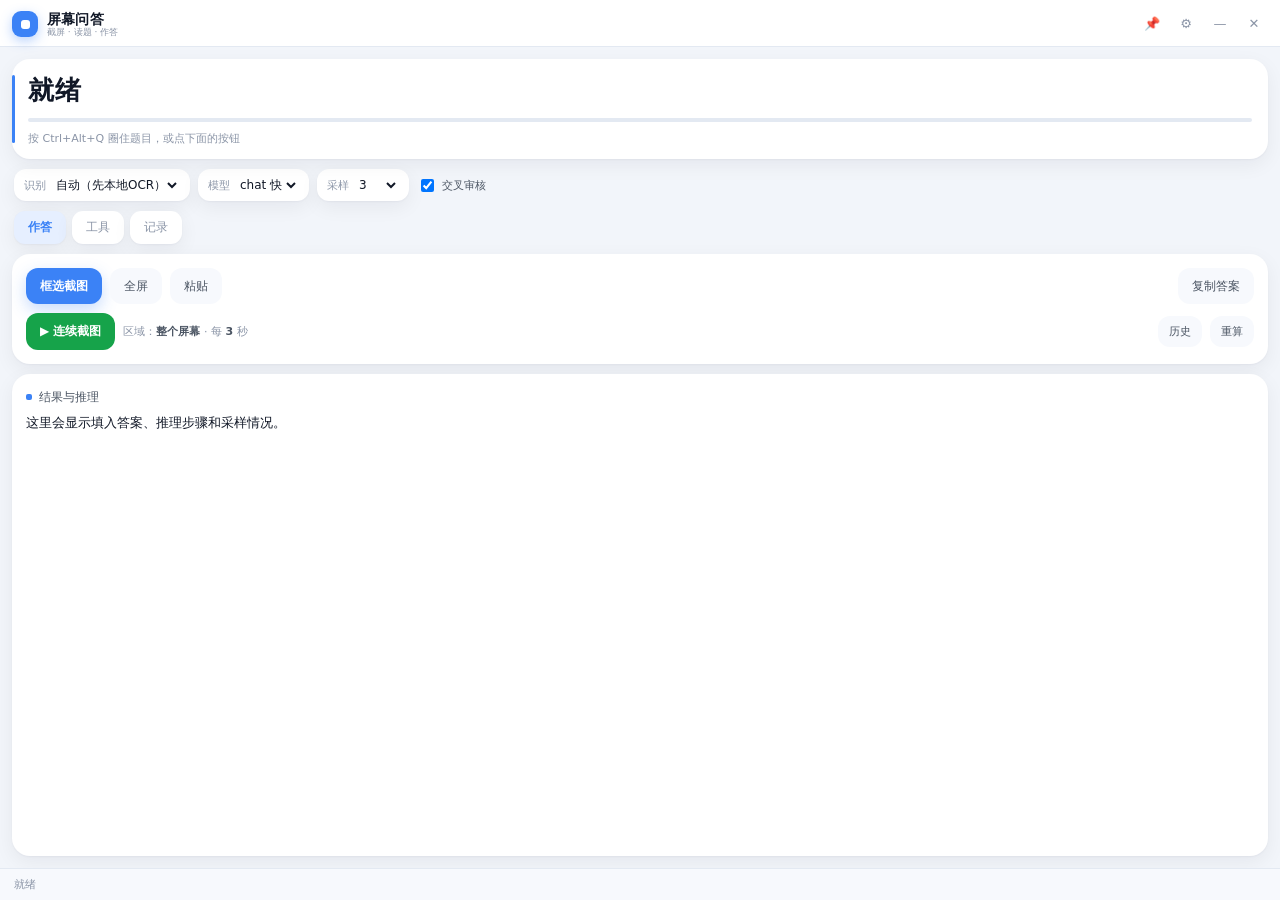
<file: ui/index.html>
<!doctype html>
<html lang="zh-CN">
<head>
<meta charset="utf-8">
<meta name="viewport" content="width=device-width, initial-scale=1">
<title>屏幕问答</title>
<link rel="stylesheet" href="app.css">
</head>
<body class="theme-light">
<div class="app">

  <header class="topbar" id="topbar">
    <div class="brand">
      <span class="mark"><i></i></span>
      <div class="brand-text">
        <b>屏幕问答</b>
        <small>截屏 · 读题 · 作答</small>
      </div>
    </div>
    <div class="top-actions">
      <button class="icon-btn" id="btnPin" title="窗口置顶">📌</button>
      <button class="icon-btn" id="btnSettings" title="设置">⚙</button>
      <button class="icon-btn" id="btnMin" title="最小化">—</button>
      <button class="icon-btn" id="btnClose" title="关闭">✕</button>
    </div>
  </header>

  <main class="scroll">
    <section class="card answer-card" id="answerCard">
      <div class="answer-row">
        <div class="answer" id="answer">就绪</div>
        <div class="chip" id="confChip" hidden>🟢 高置信度</div>
      </div>
      <div class="bar"><span id="agreeBar"></span></div>
      <div class="meta" id="meta">按 Ctrl+Alt+Q 圈住题目，或点下面的按钮</div>
    </section>

    <section class="opts">
      <label class="field"><span>识别</span>
        <select id="reader">
          <option value="winocr,modlens">自动（先本地OCR）</option>
          <option value="modlens,winocr">自动（先视觉模型）</option>
          <option value="modlens">仅视觉模型</option>
          <option value="winocr">仅本地 OCR</option>
        </select>
      </label>
      <label class="field"><span>模型</span>
        <select id="model">
          <option value="deepseek-chat">chat 快</option>
          <option value="deepseek-reasoner">R1 强</option>
        </select>
      </label>
      <label class="field narrow"><span>采样</span>
        <select id="samples">
          <option>1</option><option selected>3</option><option>5</option>
        </select>
      </label>
      <label class="check"><input type="checkbox" id="verify" checked> 交叉审核</label>
    </section>

    <nav class="tabs">
      <button class="tab active" data-page="solve">作答</button>
      <button class="tab" data-page="tools">工具</button>
      <button class="tab" data-page="records">记录</button>
    </nav>

    <section class="card actions" data-page-body="solve">
      <div class="row">
        <button class="btn primary" id="btnRegion">框选截图</button>
        <button class="btn" id="btnFull">全屏</button>
        <button class="btn" id="btnPaste">粘贴</button>
        <button class="btn right" id="btnCopy">复制答案</button>
      </div>
      <div class="row">
        <button class="btn green" id="btnCont">▶ 连续截图</button>
        <span class="hint">区域：<b id="regionLabel">整个屏幕</b> · 每 <b id="intervalLabel">3</b> 秒</span>
        <button class="btn small right" id="btnHistory">历史</button>
        <button class="btn small" id="btnRedo">重算</button>
      </div>
    </section>

    <section class="card actions" data-page-body="tools" hidden>
      <div class="row">
        <button class="btn" id="btnTyped">键入题目</button>
        <button class="btn" id="btnOpen">打开图片</button>
        <button class="btn" id="btnRecent">最近图</button>
        <button class="btn" id="btnLog">运行日志</button>
      </div>
      <div class="row">
        <button class="btn" id="btnPlot">画图</button>
        <button class="btn" id="btnLatex">复制 LaTeX</button>
        <button class="btn" id="btnAlt">换解法</button>
        <button class="btn" id="btnBad">标记错题</button>
      </div>
      <div class="row">
        <button class="btn" id="btnJudge">判卷</button>
        <button class="btn" id="btnPractice">练一练</button>
        <button class="btn" id="btnCard">导出卡片</button>
        <button class="btn" id="btnWarm">考前热身</button>
      </div>
    </section>

    <section class="card actions" data-page-body="records" hidden>
      <div class="row">
        <button class="btn" id="btnLedger">账本</button>
        <button class="btn" id="btnBalance">余额</button>
        <button class="btn" id="btnSelfcheck">自检</button>
        <button class="btn" id="btnExport">导出 CSV</button>
      </div>
      <p class="tiny">记录只存本机：records.jsonl / errors.json / history</p>
    </section>

    <section class="card question" id="qCard" hidden>
      <div class="q-head">
        <span class="dot"></span><span>题面（可改）</span>
        <button class="btn tiny right" id="btnRecalc">用这段重算</button>
      </div>
      <textarea id="qText" rows="4" placeholder="把题目文字粘进来，然后点右上「用这段重算」"></textarea>
      <div class="trans" id="trans" hidden></div>
    </section>

    <section class="card detail">
      <div class="detail-head">
        <span class="dot blue"></span><span>结果与推理</span>
        <span class="badges" id="badges"></span>
      </div>
      <pre class="detail-body" id="detail">这里会显示填入答案、推理步骤和采样情况。</pre>
    </section>
  </main>

  <footer class="statusbar">
    <span id="status">就绪</span>
    <span id="meta2"></span>
  </footer>

  <!-- 设置抽屉 -->
  <div class="drawer-mask" id="mask" hidden></div>
  <aside class="drawer" id="drawer" hidden>
    <div class="drawer-head">
      <b>设置</b>
      <button class="icon-btn" id="btnCloseDrawer">✕</button>
    </div>
    <div class="drawer-body">
      <label class="fld">DeepSeek API Key
        <input type="password" id="cfgKey" placeholder="sk-...">
      </label>
      <label class="fld">接口地址
        <input type="text" id="cfgBase">
      </label>
      <div class="grid2">
        <label class="fld">主题
          <select id="cfgTheme"><option value="light">浅色</option><option value="dark">深色</option></select>
        </label>
        <label class="fld">强调色
          <select id="cfgAccent">
            <option value="blue">青蓝</option><option value="sakura">樱花</option>
            <option value="mint">薄荷</option><option value="amber">浅金</option>
          </select>
        </label>
      </div>
      <div class="grid2">
        <label class="fld">字号 %
          <input type="number" id="cfgFont" min="80" max="160" step="5">
        </label>
        <label class="fld">不透明度 %
          <input type="number" id="cfgOpacity" min="60" max="100" step="5">
        </label>
      </div>
      <label class="chk"><input type="checkbox" id="cfgAutoPaste"> 答完自动粘贴到原窗口</label>
      <label class="chk"><input type="checkbox" id="cfgEnter"> 再自动按回车提交</label>
      <label class="chk"><input type="checkbox" id="cfgDual"> 双模型互检（更准，慢）</label>
      <label class="chk"><input type="checkbox" id="cfgAdaptive"> 自适应采样（验算通过就少问）</label>
      <label class="chk"><input type="checkbox" id="cfgSound"> 新题/答案提示音</label>
      <label class="chk"><input type="checkbox" id="cfgTop"> 窗口置顶</label>
      <div class="drawer-actions">
        <button class="btn" id="btnCancelCfg">取消</button>
        <button class="btn primary" id="btnSaveCfg">保存</button>
      </div>
      <p class="tiny" id="drawerHint">Key 只存本机（DPAPI 加密）。</p>
    </div>
  </aside>

  <!-- 通用弹层：判卷 / 练一练 / 账本 / 历史 / 图像 -->
  <div class="modal-mask" id="modalMask" hidden></div>
  <div class="modal" id="modal" hidden>
    <div class="modal-head">
      <b id="modalTitle">标题</b>
      <button class="icon-btn" id="modalX">✕</button>
    </div>
    <div class="modal-body" id="modalBody"></div>
    <div class="modal-foot">
      <input type="text" id="modalInput" placeholder="在这里输入…" hidden>
      <button class="btn" id="modalCancel">关闭</button>
      <button class="btn primary" id="modalOk" hidden>确定</button>
    </div>
  </div>

  <!-- 页内框选：窗口先铺满屏幕，这里显示整屏截图供拖框 -->
  <div id="selWrap" hidden>
    <img id="selImg" alt="">
    <div id="selBox" hidden></div>
    <div id="selTip">拖一个框圈住题目 · Esc 取消</div>
  </div>

  <div class="toast" id="toast" hidden></div>
</div>
<script src="app.js"></script>
</body>
</html>
</file>
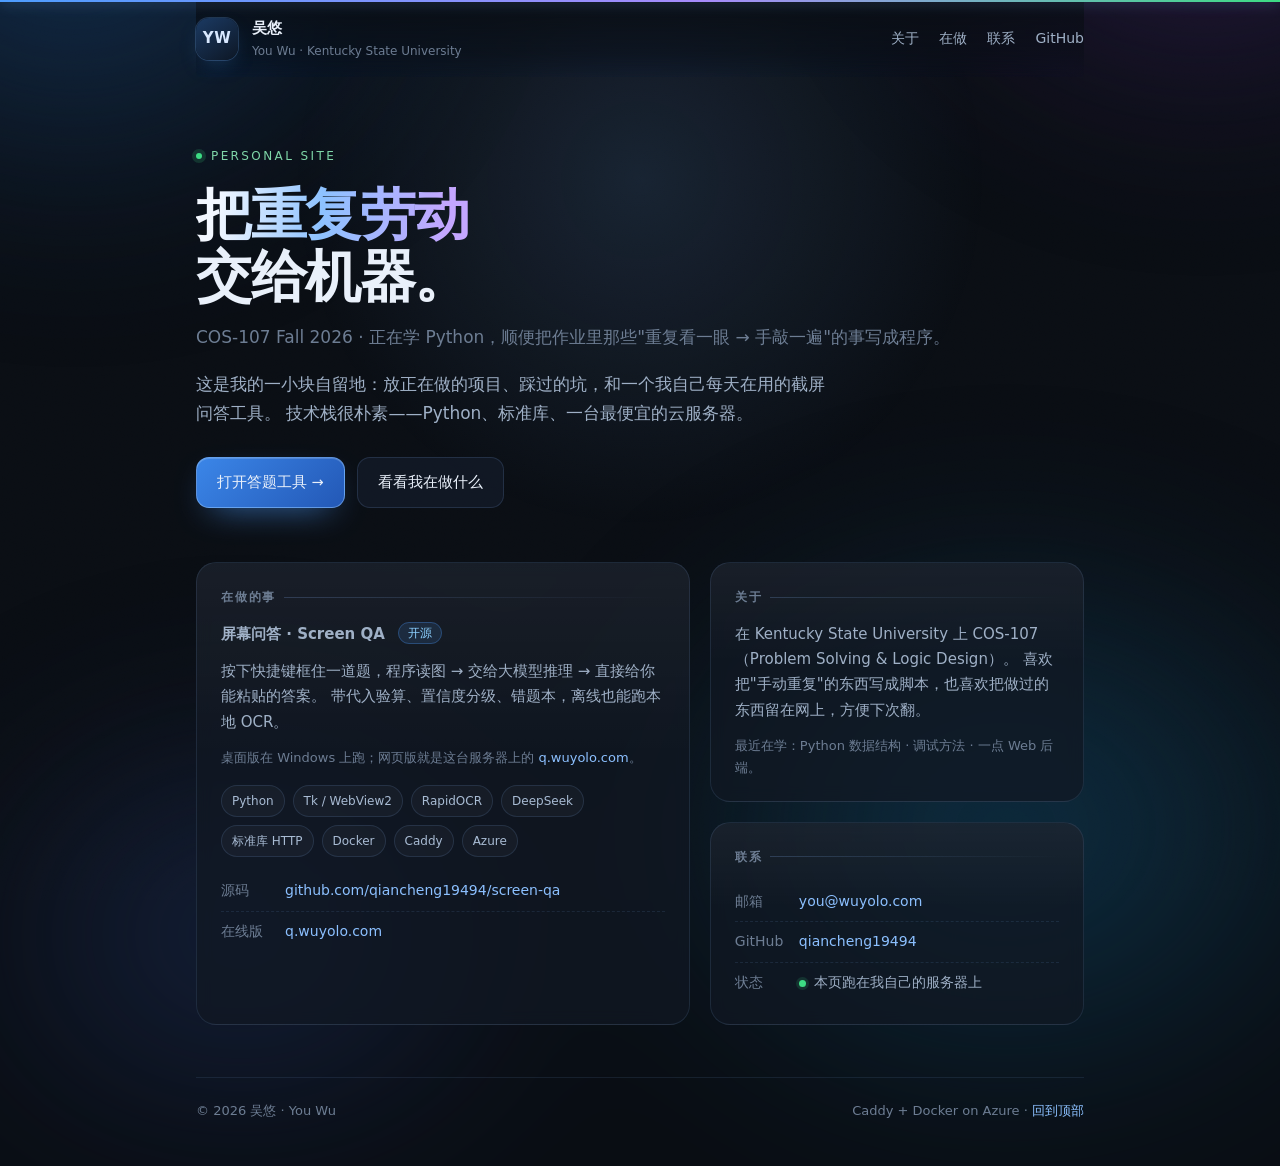
<file: server/home/index.html>
<!doctype html>
<html lang="zh-CN">
<head>
<meta charset="utf-8">
<meta name="viewport" content="width=device-width, initial-scale=1">
<title>吴悠 · You Wu</title>
<meta name="description" content="吴悠的个人主页：COS-107 学习记录，和几个把重复劳动交给机器的小工具。">
<meta name="theme-color" content="#0b0f15">
<style>
  :root{
    --bg:#0a0e14; --card:rgba(17,24,35,.72); --line:rgba(120,160,220,.14);
    --text:#e9f0fa; --dim:#9fb0c6; --muted:#6d7d93;
    --accent:#4d9dff; --violet:#a78bfa; --green:#3ddc84;
    --mx:50vw; --my:20vh;
  }
  *{box-sizing:border-box}
  html{scroll-behavior:smooth}
  html,body{margin:0;padding:0}
  body{
    background:var(--bg); color:var(--text); overflow-x:hidden;
    font:16px/1.68 "Microsoft YaHei UI","Segoe UI",system-ui,-apple-system,sans-serif;
    -webkit-font-smoothing:antialiased; overflow-wrap:anywhere;
  }
  a{color:#8cc0ff; text-decoration:none}
  a:hover{text-decoration:underline}

  /* ---------- 背景三层：网格光斑 / 光晕 / 噪点 ---------- */
  .mesh{
    position:fixed; inset:-25% -15%; z-index:0; pointer-events:none;
    filter:blur(90px); opacity:.74;
    background:
      radial-gradient(36% 40% at 16% 10%, #17406f 0%, transparent 62%),
      radial-gradient(32% 34% at 84% 6%,  #3a1f5c 0%, transparent 64%),
      radial-gradient(40% 38% at 72% 78%, #0f405c 0%, transparent 62%),
      radial-gradient(30% 30% at 26% 86%, #1b2b52 0%, transparent 62%);
    animation: drift 26s ease-in-out infinite alternate;
  }
  @keyframes drift{
    from{transform:translate3d(-2%,-1%,0) scale(1)}
    to  {transform:translate3d(2%,2.5%,0) scale(1.08)}
  }
  .spot{
    position:fixed; inset:0; z-index:1; pointer-events:none;
    background:radial-gradient(560px circle at var(--mx) var(--my),
               rgba(120,180,255,.13), rgba(120,180,255,0) 62%);
    transition:background .18s ease-out;
  }
  .grain{
    position:fixed; inset:0; z-index:2; pointer-events:none;
    opacity:.04; mix-blend-mode:overlay;
    background-image:url("data:image/svg+xml,%3Csvg xmlns='http://www.w3.org/2000/svg' width='180' height='180'%3E%3Cfilter id='n'%3E%3CfeTurbulence type='fractalNoise' baseFrequency='.9' numOctaves='3' stitchTiles='stitch'/%3E%3C/filter%3E%3Crect width='100%25' height='100%25' filter='url(%23n)'/%3E%3C/svg%3E");
  }

  .wrap{position:relative; z-index:3; max-width:940px; margin:0 auto; padding:0 26px}

  /* ---------- 顶栏（毛玻璃） ---------- */
  header{
    position:sticky; top:0; z-index:6; margin:0; padding:16px 0;
    display:flex; align-items:center; gap:14px;
    background:linear-gradient(180deg,rgba(10,14,20,.86),rgba(10,14,20,.45) 70%,transparent);
    backdrop-filter:blur(14px) saturate(140%);
    -webkit-backdrop-filter:blur(14px) saturate(140%);
  }
  .mono{
    width:42px; height:42px; border-radius:13px; flex:0 0 auto; display:grid; place-items:center;
    font-weight:700; font-size:15px; color:#d8e8ff; letter-spacing:.5px;
    background:linear-gradient(145deg,#1b3a63,#0d1725);
    box-shadow:0 0 0 1px rgba(122,180,255,.22), 0 8px 24px -12px rgba(77,157,255,.65);
  }
  .brand strong{display:block; font-size:15px}
  .brand span{display:block; font-size:12px; color:var(--muted)}
  nav{margin-left:auto; display:flex; gap:20px; font-size:14px}
  nav a{color:var(--dim); position:relative}
  nav a::after{
    content:""; position:absolute; left:0; right:0; bottom:-5px; height:1px;
    background:linear-gradient(90deg,var(--accent),var(--violet));
    transform:scaleX(0); transform-origin:left; transition:transform .25s ease;
  }
  nav a:hover{color:var(--text); text-decoration:none}
  nav a:hover::after{transform:scaleX(1)}

  /* ---------- Hero ---------- */
  .hero{padding:64px 0 40px}
  .eyebrow{
    display:inline-flex; align-items:center; gap:9px; margin:0 0 18px;
    font-size:12px; letter-spacing:2.4px; text-transform:uppercase; color:#7fd6a8;
  }
  .eyebrow i{
    width:6px; height:6px; border-radius:50%; background:var(--green);
    box-shadow:0 0 0 4px rgba(61,220,132,.16); animation:pulse 2.4s ease-in-out infinite;
  }
  @keyframes pulse{0%,100%{box-shadow:0 0 0 4px rgba(61,220,132,.16)}50%{box-shadow:0 0 0 9px rgba(61,220,132,0)}}
  h1{font-size:56px; line-height:1.1; margin:0 0 18px; letter-spacing:-1.5px; font-weight:800}
  h1 .grad{
    background:linear-gradient(94deg,#f2f7ff 8%,#8dc2ff 46%,#c4a6ff 92%);
    -webkit-background-clip:text; background-clip:text; color:transparent;
  }
  h1 small{display:block; margin-top:16px; font-size:17px; font-weight:400;
           letter-spacing:0; line-height:1.7; color:var(--muted)}
  .lead{font-size:17px; color:var(--dim); max-width:640px; margin:0 0 30px}
  .cta{display:flex; flex-wrap:wrap; gap:12px}

  .btn{
    position:relative; display:inline-flex; align-items:center; gap:8px; overflow:hidden;
    padding:12px 20px; border-radius:13px; font-size:14.5px; color:var(--text);
    background:rgba(19,27,40,.8); border:1px solid rgba(120,160,220,.18);
    transition:transform .18s ease, border-color .18s ease, box-shadow .18s ease;
  }
  .btn::after{
    content:""; position:absolute; top:0; bottom:0; left:-60%; width:45%;
    background:linear-gradient(100deg,transparent,rgba(255,255,255,.22),transparent);
    transform:skewX(-18deg); transition:left .55s ease;
  }
  .btn:hover{transform:translateY(-2px); border-color:rgba(140,190,255,.42); text-decoration:none}
  .btn:hover::after{left:120%}
  .btn.primary{
    background:linear-gradient(135deg,#3b86e8,#2358b6); border-color:rgba(150,200,255,.5);
    box-shadow:0 12px 34px -16px rgba(77,157,255,.9), inset 0 1px 0 rgba(255,255,255,.16);
  }
  .btn.primary:hover{box-shadow:0 18px 44px -16px rgba(77,157,255,1)}

  /* ---------- 卡片（内光晕 + 渐变描边） ---------- */
  .grid{display:grid; grid-template-columns:1.32fr 1fr; gap:20px; margin:14px 0 8px; min-width:0}
  .grid > *{min-width:0}
  .card{
    min-width:0; position:relative; isolation:isolate; overflow:hidden;
    background:linear-gradient(180deg,rgba(255,255,255,.045),rgba(255,255,255,0) 42%), var(--card);
    border-radius:20px; padding:24px 24px 22px;
    border:1px solid var(--line);
    backdrop-filter:blur(8px); -webkit-backdrop-filter:blur(8px);
    transition:transform .2s ease, border-color .2s ease, box-shadow .2s ease;
  }
  .card > *{position:relative; z-index:1}
  .card::before{
    content:""; position:absolute; inset:0; z-index:0; border-radius:inherit; opacity:0;
    background:radial-gradient(320px circle at var(--cx,50%) var(--cy,0%),
               rgba(120,180,255,.16), transparent 68%);
    transition:opacity .3s ease;
  }
  .card:hover{transform:translateY(-4px); border-color:rgba(130,180,255,.32);
              box-shadow:0 26px 60px -34px rgba(77,157,255,.55)}
  .card:hover::before{opacity:1}

  .card h2{
    font-size:12px; letter-spacing:1.8px; text-transform:uppercase; color:var(--muted);
    margin:0 0 15px; display:flex; align-items:center; gap:8px;
  }
  .card h2::after{content:""; flex:1; height:1px;
                  background:linear-gradient(90deg,rgba(120,160,220,.25),transparent)}
  .card p{margin:0 0 12px; color:var(--dim); font-size:15px}
  .card p:last-child{margin-bottom:0}
  .proj-title{font-size:19px; font-weight:700; color:var(--text); margin:0 0 8px}
  .proj-title em{
    font-style:normal; font-size:12px; font-weight:500; color:#8cd0ff;
    padding:3px 9px; margin-left:8px; border-radius:999px;
    background:rgba(77,157,255,.12); border:1px solid rgba(77,157,255,.3); vertical-align:2px;
  }
  .tags{display:flex; flex-wrap:wrap; gap:8px; margin:16px 0 6px}
  .tag{
    font-size:12px; padding:5px 10px; border-radius:999px; color:#a9bcd4;
    background:rgba(255,255,255,.03); border:1px solid rgba(120,160,220,.16);
    transition:color .18s, border-color .18s, background .18s;
  }
  .card:hover .tag{color:#cfe2fa; border-color:rgba(130,180,255,.28)}
  .links a{word-break:break-all; overflow-wrap:anywhere}
  .links{list-style:none; padding:0; margin:14px 0 0; font-size:14px}
  .links li{padding:8px 0; border-bottom:1px dashed rgba(120,160,220,.13); color:var(--dim)}
  .links li:last-child{border-bottom:0}
  .links span.k{color:var(--muted); display:inline-block; min-width:64px}
  .links span.dot{min-width:0; display:inline-block; width:7px; height:7px;
                  border-radius:50%; background:var(--green); margin-right:8px;
                  box-shadow:0 0 0 3px rgba(61,220,132,.14)}

  /* 小卡的堆叠 */
  .stack{display:grid; gap:20px; align-content:start}

  footer{
    display:flex; flex-wrap:wrap; gap:10px; margin:52px 0 44px; padding-top:22px;
    border-top:1px solid rgba(120,160,220,.12); color:var(--muted); font-size:13px;
  }
  footer .right{margin-left:auto}


  /* ---------- 顶部滚动进度条 ---------- */
  .progress{position:fixed; top:0; left:0; right:0; height:2px; z-index:9; pointer-events:none}
  .progress i{display:block; height:100%; width:100%; transform:scaleX(var(--p,0));
    transform-origin:0 50%;
    background:linear-gradient(90deg,#4d9dff,#a78bfa 55%,#3ddc84);
    box-shadow:0 0 14px rgba(120,180,255,.75)}
  /* 支持滚动驱动动画的浏览器：纯 CSS 跟随滚动，不依赖 JS */
  @supports (animation-timeline: scroll()) {
    .progress i{transform:none; animation:grow linear both; animation-timeline:scroll(root block)}
    @keyframes grow{from{transform:scaleX(0)}to{transform:scaleX(1)}}
  }
  /* ---------- Hero 视差 ---------- */
  .hero-inner{will-change:transform,opacity}

  /* ---------- 滚动入场 ---------- */
  .reveal{opacity:0; transform:translateY(16px);
          transition:opacity .7s cubic-bezier(.2,.7,.2,1), transform .7s cubic-bezier(.2,.7,.2,1)}
  .reveal.in{opacity:1; transform:none}

  @media (max-width:780px){
    .grid{grid-template-columns:1fr}
    h1{font-size:38px}
    .hero{padding:40px 0 26px}
    nav{gap:14px; font-size:13px}
  }
  @media (prefers-reduced-motion:reduce){
    .mesh,.eyebrow i{animation:none}
    .reveal{opacity:1; transform:none; transition:none}
    .spot{display:none}
  }
</style>
</head>
<body>
<div class="progress"><i></i></div>
<div class="mesh"></div>
<div class="spot"></div>
<div class="grain"></div>

<div class="wrap">
  <header>
    <div class="mono">YW</div>
    <div class="brand"><strong>吴悠</strong><span>You Wu · Kentucky State University</span></div>
    <nav>
      <a href="#about">关于</a>
      <a href="#work">在做</a>
      <a href="#contact">联系</a>
      <a href="https://github.com/qiancheng19494" target="_blank" rel="noopener">GitHub</a>
    </nav>
  </header>

  <main>
    <section class="hero"><div class="hero-inner">
      <p class="eyebrow reveal"><i></i>Personal site</p>
      <h1 class="reveal"><span class="grad">把重复劳动</span><br class="br">交给机器。
        <small>COS-107 Fall 2026 · 正在学 Python，顺便把作业里那些"重复看一眼 → 手敲一遍"的事写成程序。</small>
      </h1>
      <p class="lead reveal">
        这是我的一小块自留地：放正在做的项目、踩过的坑，和一个我自己每天在用的截屏问答工具。
        技术栈很朴素——Python、标准库、一台最便宜的云服务器。
      </p>
      <div class="cta reveal">
        <a class="btn primary" href="https://q.wuyolo.com" target="_blank" rel="noopener">打开答题工具 →</a>
        <a class="btn" href="#work">看看我在做什么</a>
      </div>
      </div>
    </section>

    <section class="grid">
      <article class="card reveal" id="work">
        <h2>在做的事</h2>
        <p class="proj-title">屏幕问答 · Screen QA <em>开源</em></p>
        <p>
          按下快捷键框住一道题，程序读图 → 交给大模型推理 → 直接给你能粘贴的答案。
          带代入验算、置信度分级、错题本，离线也能跑本地 OCR。
        </p>
        <p style="font-size:13px;color:var(--muted)">
          桌面版在 Windows 上跑；网页版就是这台服务器上的
          <a href="https://q.wuyolo.com" target="_blank" rel="noopener">q.wuyolo.com</a>。
        </p>
        <div class="tags">
          <span class="tag">Python</span><span class="tag">Tk / WebView2</span>
          <span class="tag">RapidOCR</span><span class="tag">DeepSeek</span>
          <span class="tag">标准库 HTTP</span><span class="tag">Docker</span>
          <span class="tag">Caddy</span><span class="tag">Azure</span>
        </div>
        <ul class="links">
          <li><span class="k">源码</span><a href="https://github.com/qiancheng19494/screen-qa" target="_blank" rel="noopener">github.com/qiancheng19494/screen-qa</a></li>
          <li><span class="k">在线版</span><a href="https://q.wuyolo.com" target="_blank" rel="noopener">q.wuyolo.com</a></li>
        </ul>
      </article>

      <div class="stack">
        <article class="card reveal" id="about">
          <h2>关于</h2>
          <p>
            在 Kentucky State University 上 COS-107（Problem Solving &amp; Logic Design）。
            喜欢把"手动重复"的东西写成脚本，也喜欢把做过的东西留在网上，方便下次翻。
          </p>
          <p style="font-size:13px;color:var(--muted)">
            最近在学：Python 数据结构 · 调试方法 · 一点 Web 后端。
          </p>
        </article>

        <article class="card reveal" id="contact">
          <h2>联系</h2>
          <ul class="links">
            <li><span class="k">邮箱</span><a href="mailto:you@wuyolo.com">you@wuyolo.com</a></li>
            <li><span class="k">GitHub</span><a href="https://github.com/qiancheng19494" target="_blank" rel="noopener">qiancheng19494</a></li>
            <li><span class="k">状态</span><span class="dot"></span>本页跑在我自己的服务器上</li>
          </ul>
        </article>
      </div>
    </section>
  </main>

  <footer>
    <div>© 2026 吴悠 · You Wu</div>
    <div class="right">Caddy + Docker on Azure · <a href="#top">回到顶部</a></div>
  </footer>
</div>

<script>
(function () {
  var root = document.documentElement;
  var reduce = matchMedia('(prefers-reduced-motion: reduce)').matches;

  // 1) 全局光斑跟随鼠标
  if (!reduce) {
    addEventListener('pointermove', function (e) {
      root.style.setProperty('--mx', e.clientX + 'px');
      root.style.setProperty('--my', e.clientY + 'px');
    }, { passive: true });
  }

  // 2) 卡片内光晕跟随
  document.querySelectorAll('.card').forEach(function (c) {
    c.addEventListener('pointermove', function (e) {
      var r = c.getBoundingClientRect();
      c.style.setProperty('--cx', (e.clientX - r.left) + 'px');
      c.style.setProperty('--cy', (e.clientY - r.top) + 'px');
    }, { passive: true });
  });

  // 3) 滚动渐入
  var items = document.querySelectorAll('.reveal');
  if (!('IntersectionObserver' in window) || reduce) {
    items.forEach(function (el) { el.classList.add('in'); });
  } else {
    var io = new IntersectionObserver(function (entries) {
      entries.forEach(function (en) {
        if (en.isIntersecting) { en.target.classList.add('in'); io.unobserve(en.target); }
      });
    }, { threshold: 0.12, rootMargin: '0px 0px -8% 0px' });
    items.forEach(function (el, i) {
      el.style.transitionDelay = Math.min(i * 70, 320) + 'ms';
      io.observe(el);
    });
  }

  // 4) 顶部进度条 + Hero 视差
  var bar = document.querySelector('.progress i');
  var hero = document.querySelector('.hero-inner');
  var ticking = false;
  function onScroll() {
    var h = document.documentElement;
    var max = h.scrollHeight - h.clientHeight;
    var pct = max > 0 ? (h.scrollTop / max) * 100 : 0;
    if (bar) bar.style.setProperty('--p', (pct / 100).toFixed(4));
    if (hero && !reduce) {
      var y = Math.min(h.scrollTop, 620);
      hero.style.transform = 'translate3d(0,' + (y * 0.16).toFixed(1) + 'px,0)';
      hero.style.opacity = String(Math.max(0.25, 1 - y / 760));
      hero.style.filter = y > 40 ? 'blur(' + Math.min(1.2, (y - 40) / 420).toFixed(2) + 'px)' : 'none';
    }
    ticking = false;
  }
  function ask() { if (!ticking) { ticking = true; requestAnimationFrame(onScroll); } }
  addEventListener('scroll', ask, { passive: true });
  addEventListener('resize', ask, { passive: true });
  onScroll();

  // 预览用：?demo=1 时把进度条与视差摆到 65%，方便截图核对
  if (location.search.indexOf('demo=1') >= 0) {
    if (bar) { bar.style.setProperty('--p', '0.65'); bar.style.animation = 'none'; }
    if (hero) { hero.style.transform = 'translate3d(0,26px,0)'; hero.style.opacity = '0.92'; }
  }
})();
</script>
</body>
</html>
</file>
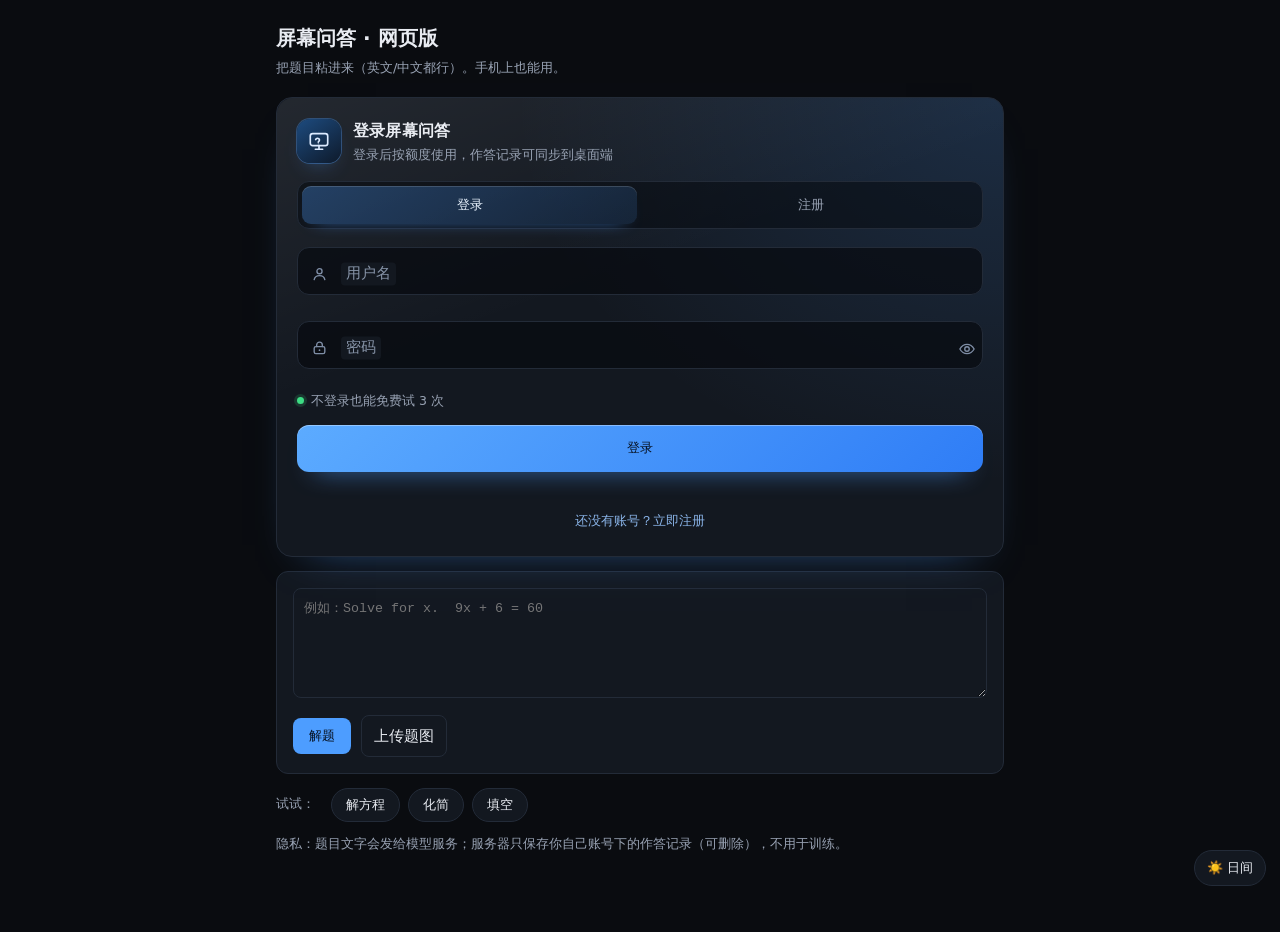
<file: server/static/index.html>
<!doctype html>
<html lang="zh-CN">
<head>
<meta charset="utf-8">
<meta name="viewport" content="width=device-width,initial-scale=1">
<link rel="manifest" href="/manifest.webmanifest">
<link rel="icon" href="/favicon.ico">
<link rel="apple-touch-icon" href="/apple-touch-icon.png">
<meta name="theme-color" content="#0d1117">
<meta name="apple-mobile-web-app-capable" content="yes">
<title>屏幕问答 · 网页版</title>
<style>
  :root{--bg:#0a0c10;--card:#131820;--line:#232b38;--tx:#e9ecf2;--dim:#98a2b3;--ac:#4d9dff;--ok:#3ddc84}
  *{box-sizing:border-box}
  body{margin:0;background:var(--bg);color:var(--tx);font:15px/1.6 "Microsoft YaHei",system-ui,sans-serif}
  .wrap{max-width:760px;margin:0 auto;padding:22px 16px 60px}
  h1{font-size:20px;margin:0 0 4px}
  .sub{color:var(--dim);font-size:13px;margin-bottom:18px}
  .chips{display:flex;flex-wrap:wrap;gap:8px;align-items:center;margin:0 0 12px}
  .chip{background:var(--card);border:1px solid var(--line);color:var(--fg);
        border-radius:999px;padding:7px 14px;font-size:13px;cursor:pointer}
  .chip:hover{border-color:var(--accent);color:var(--accent)}
  .hitem{padding:9px 0;border-top:1px solid var(--line);cursor:pointer}
  .hitem:first-child{border-top:0}
  .hitem b{font-weight:600;font-size:14px}
  .hitem .sub{margin:2px 0 0}
  .card{background:var(--card);border:1px solid var(--line);border-radius:12px;padding:16px;margin-bottom:14px}
  textarea{width:100%;min-height:110px;background:var(--card);color:var(--tx);border:1px solid var(--line);
           border-radius:8px;padding:10px;font:14px/1.5 inherit;resize:vertical}
  input[type=text],input[type=password]{width:100%;background:#0d1117;color:var(--tx);border:1px solid var(--line);
           border-radius:8px;padding:9px 10px;font:14px inherit;margin:4px 0 10px}
  button{background:var(--ac);color:#06101f;border:0;border-radius:8px;padding:9px 16px;font:600 14px inherit;cursor:pointer}
  button.ghost{background:transparent;color:var(--tx);border:1px solid var(--line)}
  button:disabled{opacity:.5;cursor:not-allowed}
  .row{display:flex;gap:10px;align-items:center;flex-wrap:wrap;margin-top:10px}
  .ans{font-size:24px;font-weight:700;color:var(--ok);word-break:break-all}
  .fill{font-size:15px;color:#9fe8c1;margin-top:6px}
  pre{white-space:pre-wrap;word-break:break-word;color:var(--dim);font:13px/1.6 ui-monospace,Consolas,monospace;
      background:#0d1117;border:1px solid var(--line);border-radius:8px;padding:10px;max-height:320px;overflow:auto}
  .tag{display:inline-block;font-size:12px;color:var(--dim);border:1px solid var(--line);
       border-radius:20px;padding:1px 9px;margin-right:6px}
  .rowline{display:flex;gap:14px;flex-wrap:wrap;color:var(--dim);font-size:13px}
  /* ===== 登录 / 注册（新） ===== */
  .auth [hidden]{display:none !important}
  .auth{position:relative;overflow:hidden;padding:20px;border-radius:16px;
    background:radial-gradient(120% 150% at 100% 0%,rgba(77,157,255,.16),transparent 56%),var(--card);
    border:1px solid var(--line);box-shadow:0 20px 44px -32px rgba(77,157,255,.6)}
  .auth::before{content:"";position:absolute;inset:0;pointer-events:none;border-radius:16px;
    background:linear-gradient(160deg,rgba(255,255,255,.07),transparent 42%)}
  .auth-head{display:flex;gap:12px;align-items:center;position:relative}
  .auth-logo{width:44px;height:44px;flex:0 0 auto;border-radius:13px;display:grid;place-items:center;color:#dceaff;
    background:linear-gradient(145deg,#1d4b7f,#0e1a2b);
    box-shadow:0 0 0 1px rgba(77,157,255,.35),0 10px 22px -14px rgba(77,157,255,.85)}
  .auth-titles b{font-size:16px;letter-spacing:.2px}
  .auth-titles .sub{margin:3px 0 0;font-size:12.5px;line-height:1.45}
  .auth-tabs{display:flex;gap:6px;margin:16px 0 14px;padding:4px;border-radius:12px;
    background:rgba(7,10,15,.55);border:1px solid var(--line);position:relative}
  .auth-tab{flex:1;appearance:none;border:0;background:transparent;color:var(--dim);
    font:600 14px/1 inherit;padding:10px 0;border-radius:9px;cursor:pointer;transition:color .18s,background .18s,box-shadow .18s}
  .auth-tab:hover{color:var(--tx)}
  .auth-tab.is-on{color:#eaf4ff;background:linear-gradient(145deg,rgba(77,157,255,.32),rgba(77,157,255,.13));
    box-shadow:inset 0 1px 0 rgba(255,255,255,.15),0 8px 18px -14px rgba(77,157,255,.95)}
  .field{position:relative;display:block;margin:0 0 12px}
  .field input{width:100%;height:48px;padding:0 46px;border-radius:12px;border:1px solid var(--line);
    background:rgba(8,11,16,.72);color:var(--tx);font:15px inherit;outline:none;
    transition:border-color .18s,box-shadow .18s,background .18s}
  .field input:hover{border-color:#2d3b50}
  .field input:focus{border-color:var(--ac);box-shadow:0 0 0 3px rgba(77,157,255,.17)}
  .field .ico{position:absolute;left:14px;top:50%;transform:translateY(-50%);color:#7f8ea6;
    display:grid;place-items:center;pointer-events:none;transition:color .18s}
  .field:focus-within .ico{color:var(--ac)}
  .field .lab{position:absolute;left:44px;top:50%;transform:translateY(-50%);color:#8794a8;
    font-size:14.5px;pointer-events:none;padding:0 5px;border-radius:4px;
    background:var(--card);transition:top .16s ease,font-size .16s ease,color .16s ease}
  .field input:focus + .lab,
  .field input:not(:placeholder-shown) + .lab{top:0;font-size:11.5px;color:var(--ac);letter-spacing:.3px}
  .eye{position:absolute;right:7px;top:50%;transform:translateY(-50%);width:34px;height:34px;
    display:grid;place-items:center;border:0;border-radius:9px;background:transparent;color:#7f8ea6;cursor:pointer;
    transition:color .18s,background .18s}
  .eye:hover{color:var(--tx);background:rgba(120,150,190,.14)}
  .eye.is-on{color:var(--ac)}
  .auth-tip{display:flex;align-items:center;gap:7px;margin:2px 0 14px;font-size:12.5px;color:var(--dim)}
  .auth-tip .dot{width:7px;height:7px;border-radius:50%;background:var(--ok);box-shadow:0 0 0 3px rgba(61,220,132,.16)}
  .auth-tip.err .dot{background:#ff6b6b;box-shadow:0 0 0 3px rgba(255,107,107,.16)}
  .auth-btn{width:100%;height:47px;border:0;border-radius:12px;cursor:pointer;color:#06101f;
    font:700 15px inherit;letter-spacing:.2px;display:flex;align-items:center;justify-content:center;gap:9px;
    background:linear-gradient(135deg,#5cabff,#2f7df6);
    box-shadow:0 14px 26px -18px rgba(77,157,255,1),inset 0 1px 0 rgba(255,255,255,.35);
    transition:transform .16s,box-shadow .16s,filter .16s}
  .auth-btn:hover{filter:brightness(1.06);transform:translateY(-1px)}
  .auth-btn:active{transform:translateY(0) scale(.995)}
  .auth-btn:disabled{opacity:.65;cursor:default;transform:none;filter:none}
  .spin{width:16px;height:16px;border-radius:50%;border:2px solid rgba(6,16,31,.35);
    border-top-color:#06101f;animation:spin .7s linear infinite;display:inline-block}
  .spin[hidden]{display:none}
  @keyframes spin{to{transform:rotate(360deg)}}
  .auth-msg{min-height:18px;margin:10px 2px 0;font-size:13px;line-height:1.5;color:var(--dim);transition:color .18s}
  .auth-msg.ok{color:var(--ok)}
  .auth-msg.err{color:#ff7b7b}
  .auth-foot{display:flex;justify-content:center;margin-top:6px}
  .link{appearance:none;border:0;background:transparent;color:#8ab4e8;font:600 13px inherit;cursor:pointer;
    padding:6px 4px;border-radius:7px;transition:color .18s}
  .link:hover{color:#bcd9ff}
  .auth-me{display:flex;align-items:center;gap:12px;margin-top:16px}
  .avatar{width:42px;height:42px;flex:0 0 auto;border-radius:50%;display:grid;place-items:center;
    font:700 17px/1 inherit;color:#06101f;background:linear-gradient(135deg,#7cc0ff,#2f7df6);
    box-shadow:0 0 0 1px rgba(255,255,255,.22)}
  .auth-me b{display:block;font-size:15px}
  .auth-me .sub{margin:2px 0 0;font-size:12px}
  .auth-out{margin-left:auto;height:34px;padding:0 13px;border-radius:9px;border:1px solid var(--line);
    background:transparent;color:var(--dim);font:600 13px inherit;cursor:pointer;transition:color .18s,border-color .18s}
  .auth-out:hover{color:var(--tx);border-color:#3a4b63}
  .shake{animation:shake .34s ease}
  @keyframes shake{20%{transform:translateX(-5px)}40%{transform:translateX(4px)}60%{transform:translateX(-3px)}80%{transform:translateX(2px)}}
  :root[data-theme="light"] .auth{background:radial-gradient(120% 150% at 100% 0%,rgba(37,99,235,.10),transparent 56%),var(--card)}
  :root[data-theme="light"] .auth-logo{color:#fff;background:linear-gradient(145deg,#5cabff,#2563eb)}
  :root[data-theme="light"] .field input{background:#fff;color:#0f172a}
  :root[data-theme="light"] .auth-tabs{background:#eef2f8}
  :root[data-theme="light"] .auth-tab.is-on{color:#0b3a7a;background:linear-gradient(145deg,rgba(37,99,235,.15),rgba(37,99,235,.07))}
  :root[data-theme="light"] .auth-msg.err{color:#d33}
  @media (max-width:520px){.auth{padding:16px}.auth-titles .sub{font-size:12px}}
</style>
</head>
<body>
<div class="wrap">
  <h1>屏幕问答 · 网页版</h1>
  <div class="sub">把题目粘进来（英文/中文都行）。手机上也能用。</div>

  <div class="card auth" id="authCard">
    <div class="auth-head">
      <div class="auth-logo" aria-hidden="true">
        <svg viewBox="0 0 24 24" width="22" height="22" fill="none" stroke="currentColor" stroke-width="1.8" stroke-linecap="round" stroke-linejoin="round"><rect x="2.5" y="4" width="19" height="13" rx="2.6"/><path d="M8 21h8M12 17v4"/><path d="M8.4 10.4c.5-1.1 1.8-1.7 2.9-1.2 1 .4 1.4 1.4 1 2.3-.3.7-1.1 1-1.1 1.9"/><circle cx="11.2" cy="15.1" r=".55" fill="currentColor" stroke="none"/></svg>
      </div>
      <div class="auth-titles">
        <b id="authTitle">登录屏幕问答</b>
        <div class="sub" id="authSub">登录后按额度使用，作答记录可同步到桌面端</div>
      </div>
    </div>

    <div class="auth-tabs" role="tablist" aria-label="登录或注册">
      <button type="button" class="auth-tab is-on" data-mode="login" role="tab" aria-selected="true">登录</button>
      <button type="button" class="auth-tab" data-mode="register" role="tab" aria-selected="false">注册</button>
    </div>

    <form id="authForm" novalidate>
      <label class="field" for="name">
        <span class="ico" aria-hidden="true"><svg viewBox="0 0 24 24" width="17" height="17" fill="none" stroke="currentColor" stroke-width="1.9" stroke-linecap="round" stroke-linejoin="round"><circle cx="12" cy="8" r="3.6"/><path d="M4.5 20c.7-3.5 3.8-5.6 7.5-5.6s6.8 2.1 7.5 5.6"/></svg></span>
        <input id="name" name="username" type="text" autocomplete="username" placeholder=" " maxlength="20" spellcheck="false" enterkeyhint="next">
        <span class="lab">用户名</span>
      </label>
      <label class="field" for="pw">
        <span class="ico" aria-hidden="true"><svg viewBox="0 0 24 24" width="17" height="17" fill="none" stroke="currentColor" stroke-width="1.9" stroke-linecap="round" stroke-linejoin="round"><rect x="4.5" y="10" width="15" height="10" rx="2.4"/><path d="M8 10V7.6a4 4 0 0 1 8 0V10"/><circle cx="12" cy="15" r="1.2" fill="currentColor" stroke="none"/></svg></span>
        <input id="pw" name="password" type="password" autocomplete="current-password" placeholder=" " maxlength="64" enterkeyhint="go">
        <span class="lab">密码</span>
        <button type="button" class="eye" id="pwEye" aria-label="显示密码" aria-pressed="false">
          <svg class="eye-on" viewBox="0 0 24 24" width="18" height="18" fill="none" stroke="currentColor" stroke-width="1.8" stroke-linecap="round" stroke-linejoin="round"><path d="M2.5 12S6 5.8 12 5.8 21.5 12 21.5 12 18 18.2 12 18.2 2.5 12 2.5 12Z"/><circle cx="12" cy="12" r="3"/></svg>
          <svg class="eye-off" viewBox="0 0 24 24" width="18" height="18" fill="none" stroke="currentColor" stroke-width="1.8" stroke-linecap="round" stroke-linejoin="round" hidden><path d="M3 3l18 18"/><path d="M10.6 6.1A9.6 9.6 0 0 1 12 6c6 0 9.5 6 9.5 6a17 17 0 0 1-3 3.7"/><path d="M6.3 6.7C3.9 8.3 2.5 12 2.5 12s3.5 6 9.5 6c1.3 0 2.5-.3 3.5-.7"/></svg>
        </button>
      </label>

      <div class="auth-tip" id="authTip"><span class="dot"></span><span id="authHint">不登录也能免费试 3 次</span></div>

      <button type="submit" class="auth-btn" id="btnSubmit">
        <span class="spin" id="authSpin" aria-hidden="true" hidden></span>
        <span id="btnSubmitText">登录</span>
      </button>
    </form>

    <div class="auth-msg" id="authMsg" role="status" aria-live="polite"></div>

    <div class="auth-foot" id="authFoot">
      <button type="button" class="link" id="btnSwap">还没有账号？立即注册</button>
    </div>

    <div class="auth-me" id="authMe" hidden>
      <div class="avatar" id="authAvatar" aria-hidden="true">U</div>
      <div>
        <b id="authName">—</b>
        <div class="sub" id="authMeSub">已登录 · 作答记录会自动同步</div>
      </div>
      <button type="button" class="auth-out" id="btnLogout">退出</button>
    </div>
  </div>

  <div class="card">
    <textarea id="q" placeholder="例如：Solve for x.  9x + 6 = 60"></textarea>
    <div class="row">
      <button id="btnAsk">解题</button>
      <label class="ghost" style="border:1px solid var(--line);border-radius:8px;padding:8px 12px;cursor:pointer">
        上传题图<input type="file" id="file" accept="image/*" style="display:none">
      </label>
      <span id="msg" class="sub" style="margin:0"></span>
    </div>
  </div>

  <div class="chips" id="samples">
    <span class="sub" style="margin:0 8px 0 0">试试：</span>
    <button class="chip" data-q="Solve for x.  9x + 6 = 60">解方程</button>
    <button class="chip" data-q="Simplify the expression: (x^2 - 9) / (x - 3)">化简</button>
    <button class="chip" data-q="In Python, the ___ character is used to create a comment.">填空</button>
  </div>

  <div class="card" id="statCard" style="display:none">
    <div style="display:flex;justify-content:space-between;align-items:baseline">
      <b>我的用量</b><span class="sub" id="statMsg" style="margin:0"></span>
    </div>
    <div class="sub" id="statSum" style="margin:6px 0 0"></div>
    <div id="statBars" style="display:flex;gap:3px;align-items:flex-end;height:64px;margin-top:10px"></div>
    <div class="sub" id="statAxis" style="display:flex;justify-content:space-between;margin-top:2px"></div>
  </div>
  <div class="card" id="outCard" style="display:none">
    <div class="ans" id="ans"></div>
    <div class="fill" id="fill"></div>
    <div class="rowline" style="margin-top:8px"><span id="meta"></span></div>
    <pre id="why"></pre>
  </div>

  <div class="card" id="histCard" style="display:none">
    <div style="display:flex;justify-content:space-between;align-items:baseline">
      <b>最近作答</b><span class="sub" id="histMsg" style="margin:0"></span>
    </div>
    <div id="histList" style="margin-top:8px"></div>
  </div>

  <div class="sub">隐私：题目文字会发给模型服务；服务器只保存你自己账号下的作答记录（可删除），不用于训练。</div>
</div>
<script>
const $ = (id) => document.getElementById(id);
bindSamples();
let token = localStorage.getItem("sqa_token") || "";
const H = () => token ? {"Authorization": "Bearer " + token} : {};
window.H = H;   // 增强脚本（webplus）里也要能带上登录令牌

// ===== 登录 / 注册 =====
const authEls = {
  card: $("authCard"), form: $("authForm"), name: $("name"), pw: $("pw"),
  submit: $("btnSubmit"), submitText: $("btnSubmitText"), spin: $("authSpin"),
  msg: $("authMsg"), tip: $("authTip"), hint: $("authHint"),
  tabs: Array.from(document.querySelectorAll(".auth-tab")),
  title: $("authTitle"), sub: $("authSub"), foot: $("authFoot"), swap: $("btnSwap"),
  me: $("authMe"), meName: $("authName"), avatar: $("authAvatar"), logout: $("btnLogout"),
  eye: $("pwEye"),
};
const AUTH = { mode: "login", busy: false };

function authMsg(text, kind) {
  authEls.msg.textContent = text || "";
  authEls.msg.className = "auth-msg" + (kind ? " " + kind : "");
  authEls.tip.className = "auth-tip" + (kind === "err" ? " err" : "");
  if (kind === "err") {
    authEls.card.classList.remove("shake");
    void authEls.card.offsetWidth;
    authEls.card.classList.add("shake");
  }
}
function setMode(mode) {
  if (AUTH.busy) return;
  AUTH.mode = mode;
  authEls.tabs.forEach(function (t) {
    const on = t.dataset.mode === mode;
    t.classList.toggle("is-on", on);
    t.setAttribute("aria-selected", on ? "true" : "false");
  });
  authEls.title.textContent = mode === "login" ? "登录屏幕问答" : "注册屏幕问答";
  authEls.sub.textContent = mode === "login"
    ? "登录后按额度使用，作答记录可同步到桌面端"
    : "注册即送每天 30 万 tokens 额度，记录自动同步";
  authEls.pw.setAttribute("autocomplete", mode === "login" ? "current-password" : "new-password");
  authEls.swap.textContent = mode === "login" ? "还没有账号？立即注册" : "已经有账号？直接登录";
  authEls.submitText.textContent = mode === "login" ? "登录" : "创建账号";
  authEls.hint.textContent = mode === "login" ? "不登录也能免费试 3 次" : "用户名 2–20 位，密码至少 6 位";
  authMsg("");
}
function setBusy(busy) {
  AUTH.busy = busy;
  authEls.submit.disabled = busy;
  authEls.spin.hidden = !busy;
  if (busy) authEls.submitText.textContent = AUTH.mode === "login" ? "登录中…" : "注册中…";
  else authEls.submitText.textContent = AUTH.mode === "login" ? "登录" : "创建账号";
}
function applyLoggedIn(name) {
  authEls.form.hidden = true;
  authEls.foot.hidden = true;
  authEls.me.hidden = false;
  document.querySelector(".auth-tabs").hidden = true;
  authEls.title.textContent = "欢迎回来";
  authEls.sub.textContent = "今天也把题目交给它吧";
  authEls.meName.textContent = name || "已登录";
  authEls.avatar.textContent = (name || "U").slice(0, 1).toUpperCase();
  authMsg("");
}
function applyLoggedOut() {
  token = "";
  try { localStorage.removeItem("sqa_token"); localStorage.removeItem("sqa_user"); } catch (e) {}
  authEls.form.hidden = false;
  authEls.foot.hidden = false;
  authEls.me.hidden = true;
  document.querySelector(".auth-tabs").hidden = false;
  $("statCard").style.display = "none";
  $("histCard").style.display = "none";
  setMode("login");
}
async function submitAuth() {
  if (AUTH.busy) return;
  const name = authEls.name.value.trim();
  const pw = authEls.pw.value;
  if (!name) { authMsg("请先填用户名", "err"); authEls.name.focus(); return; }
  if (name.length < 2) { authMsg("用户名至少 2 个字符", "err"); authEls.name.focus(); return; }
  if (pw.length < 6) { authMsg("密码至少 6 位", "err"); authEls.pw.focus(); return; }
  setBusy(true);
  authMsg("");
  try {
    const endpoint = AUTH.mode === "login" ? "/api/login" : "/api/register";
    const r = await fetch(endpoint, {
      method: "POST",
      headers: {"Content-Type": "application/json"},
      body: JSON.stringify({name: name, password: pw})
    });
    let j = {};
    try { j = await r.json(); } catch (e) {}
    if (j.token) {
      token = j.token;
      const shown = (j.user && j.user.name) || name;
      try { localStorage.setItem("sqa_token", token); localStorage.setItem("sqa_user", shown); } catch (e) {}
      applyLoggedIn(shown);
      authMsg(AUTH.mode === "login" ? "登录成功" : "注册成功，已自动登录", "ok");
      loadStats(); loadHistory();
      return;
    }
    authMsg(j.error || (AUTH.mode === "login" ? "登录失败：用户名或密码不对" : "注册失败：换个用户名试试"), "err");
  } catch (err) {
    authMsg("连不上服务器，请检查网络后重试", "err");
  } finally {
    setBusy(false);
  }
}

authEls.form.addEventListener("submit", function (e) { e.preventDefault(); submitAuth(); });
authEls.swap.addEventListener("click", function () {
  setMode(AUTH.mode === "login" ? "register" : "login");
});
authEls.tabs.forEach(function (t) {
  t.addEventListener("click", function () { setMode(t.dataset.mode); });
});
authEls.eye.addEventListener("click", function () {
  const show = authEls.pw.type === "password";
  authEls.pw.type = show ? "text" : "password";
  authEls.eye.classList.toggle("is-on", show);
  authEls.eye.setAttribute("aria-pressed", show ? "true" : "false");
  authEls.eye.setAttribute("aria-label", show ? "隐藏密码" : "显示密码");
  const on = authEls.eye.querySelector(".eye-on"), off = authEls.eye.querySelector(".eye-off");
  if (on) on.hidden = show;
  if (off) off.hidden = !show;
  authEls.pw.focus({ preventScroll: true });
});
authEls.logout.addEventListener("click", function () {
  applyLoggedOut();
  authMsg("已退出登录");
});

// 恢复上次的登录状态，并静默校验令牌
(function initAuthState() {
  if (!token) return;
  let cached = "已登录";
  try { cached = localStorage.getItem("sqa_user") || cached; } catch (e) {}
  applyLoggedIn(cached);
  fetch("/api/me", { headers: H() }).then(function (r) {
    if (r.status === 401) { applyLoggedOut(); return null; }
    return r.json();
  }).then(function (j) {
    if (!j || !j.user) return;
    const n = j.user.name || "";
    if (!n) return;
    try { localStorage.setItem("sqa_user", n); } catch (e) {}
    authEls.meName.textContent = n;
    authEls.avatar.textContent = n.slice(0, 1).toUpperCase();
  }).catch(function () {});
})();

async function solveText(t){
  $("msg").textContent = "思考中…"; $("btnAsk").disabled = true;
  try{
    const r = await fetch("/api/solve", {method:"POST",
      headers: Object.assign({"Content-Type":"application/json"}, H()),
      body: JSON.stringify({text: t})});
    const j = await r.json();
    if (j.error) { $("msg").textContent = "出错：" + j.error; return; }
    $("outCard").style.display = "block";
    $("ans").textContent = j.answer || "";
    $("fill").textContent = j.fill ? ("填入答案：" + j.fill) : "";
    $("meta").innerHTML = `<span class="tag">${(j.usage&&j.usage.total_tokens)||0} tokens</span>` +
      `<span class="tag">¥${(j.cost||0).toFixed(4)}</span>`;
    $("why").textContent = j.reasoning || "";
    if (j.fill) { try { await navigator.clipboard.writeText(j.fill); $("msg").textContent = "已复制填入答案"; }
                  catch(e) { $("msg").textContent = ""; } }
  } finally { $("btnAsk").disabled = false; if ($("msg").textContent === "思考中…") $("msg").textContent = ""; }
}
$("btnAsk").onclick = () => { const t = $("q").value.trim();
  if (t.length < 4) { $("msg").textContent = "题目太短"; return; } solveText(t); };
$("file").onchange = async (e) => {
  const f = e.target.files[0]; if (!f) return;
  $("msg").textContent = "上传识别中…";
  // 手机拍照常见 3-8MB，先压到长边 1200 + JPEG 0.85，上传快 3 倍且识别更准
  const b64 = await (async () => {
    try {
      const img = await createImageBitmap(f);
      const max = 1200, scale = Math.min(1, max / Math.max(img.width, img.height));
      const cv = document.createElement("canvas");
      cv.width = Math.round(img.width * scale); cv.height = Math.round(img.height * scale);
      const cx = cv.getContext("2d");
      cx.imageSmoothingQuality = "high";
      cx.drawImage(img, 0, 0, cv.width, cv.height);
      return cv.toDataURL("image/jpeg", 0.85);
    } catch (err) {
      return await new Promise(res => { const fr = new FileReader();
        fr.onload = () => res(fr.result); fr.readAsDataURL(f); });
    }
  })();
  const r = await fetch("/api/solve_image", {method:"POST",
    headers: Object.assign({"Content-Type":"application/json"}, H()),
    body: JSON.stringify({image_b64: b64})});
  const j = await r.json();
  if (j.error) { $("msg").textContent = "识别失败：" + j.error; return; }
  $("q").value = j.text || ""; $("outCard").style.display = "block";
  $("ans").textContent = j.answer || ""; $("fill").textContent = j.fill ? ("填入答案：" + j.fill) : "";
  $("why").textContent = j.reasoning || ""; $("msg").textContent = "识别完成";
};
if ("serviceWorker" in navigator) {
  window.addEventListener("load", () => navigator.serviceWorker.register("/sw.js").catch(() => {}));
}

function bindSamples(){
  document.querySelectorAll("#samples .chip").forEach(b => {
    b.onclick = () => { $("q").value = b.dataset.q; $("q").focus(); };
  });
  $("q").addEventListener("keydown", e => {
    if ((e.ctrlKey || e.metaKey) && e.key === "Enter") { e.preventDefault(); if ($("q").value.trim()) solveText($("q").value.trim()); }
  });
}

async function loadHistory(){
  if (!token) return;
  const r = await fetch("/api/history?limit=10", {headers: H()});
  if (r.status === 401) return;
  const j = await r.json();
  const items = j.items || [];
  $("histCard").style.display = "block";
  $("histMsg").textContent = items.length ? (items.length + " 条") : "还没有记录";
  $("histList").innerHTML = items.map((it, i) => {
    const t = (it.text || "").replace(/</g, "&lt;").slice(0, 70);
    const a = (it.answer || "").replace(/</g, "&lt;").slice(0, 40);
    return `<div class="hitem" data-i="${i}"><b>${a || "(无答案)"}</b><div class="sub">${t}</div></div>`;
  }).join("");
  document.querySelectorAll("#histList .hitem").forEach(el => {
    el.onclick = () => { const it = items[Number(el.dataset.i)]; if (!it) return;
      $("q").value = it.text || ""; $("outCard").style.display = "block";
      $("ans").textContent = it.answer || ""; $("fill").textContent = it.fill ? ("填入答案：" + it.fill) : "";
      $("why").textContent = ""; $("meta").innerHTML = `<span class="tag">历史记录</span>`;
      $("q").scrollIntoView({behavior:"smooth", block:"center"}); };
  });
}

async function loadStats() {
  if (!token) return;
  const r = await fetch("/api/stats", {headers: H()});
  if (r.status === 401) { $("statMsg").textContent = "未登录"; return; }
  const j = await r.json();
  if (j.error) { $("statMsg").textContent = j.error; return; }
  const s = j.summary || {}, daily = j.daily || [];
  $("statCard").style.display = "block";
  $("statMsg").textContent = "";
  $("statSum").textContent = "今日 " + (s.today_n || 0) + " 题 · ¥" + Number(s.today_cost || 0).toFixed(4) +
    " ／ 累计 " + (s.total_n || 0) + " 题 · ¥" + Number(s.total_cost || 0).toFixed(4);
  const max = Math.max(0.0001, ...daily.map(d => d.cost));
  $("statBars").innerHTML = daily.map(d => {
    const hgt = Math.max(2, Math.round(60 * (d.cost / max)));
    const today = d.date === new Date().toISOString().slice(0, 10);
    return '<div title="' + d.date + ' · ¥' + d.cost.toFixed(4) + ' · ' + d.n + ' 题" style="flex:1;height:' +
      hgt + 'px;background:' + (today ? "#3ddc84" : "#4d9dff") + ';border-radius:2px;opacity:' +
      (today ? 1 : 0.65) + '"></div>';
  }).join("");
  $("statAxis").innerHTML = "<span>" + (daily[0] ? daily[0].date.slice(5) : "") + "</span><span>近 30 天花费</span><span>" +
    (daily.length ? daily[daily.length - 1].date.slice(5) : "") + "</span>";
}
if (token) loadStats(); loadHistory();
</script>
<style id="__webplus_css">
  :root[data-theme="light"]{--bg:#f6f8fb;--fg:#111827;--card:#ffffff;--line:#e3e9f2;--sub:#5b6472;--accent:#2563eb;
    --tx:#111827;--dim:#5b6472;--ac:#2563eb;--ok:#12915a}
  :root[data-theme="light"] textarea{background:#fff;color:#0f172a;border-color:#e3e9f2}
  :root[data-theme="light"] .auth-titles b{color:#0f172a}
  :root[data-theme="light"] .link{color:#2563eb}
  :root[data-theme="light"] .auth-out:hover{border-color:#c3d2e6;color:#0f172a}
  :root[data-theme="light"] .auth-btn{box-shadow:0 14px 26px -18px rgba(37,99,235,.9),inset 0 1px 0 rgba(255,255,255,.5)}
  #fabs{position:fixed;right:14px;bottom:14px;display:flex;flex-direction:column;gap:8px;z-index:9}
  #fabs button{width:auto;padding:8px 12px;border-radius:999px;background:var(--card);color:var(--fg);border:1px solid var(--line);font-size:13px;cursor:pointer}
  .mini{padding:5px 10px;font-size:12px;border-radius:999px;background:transparent;border:1px solid var(--line);color:var(--sub);cursor:pointer;margin-left:8px}
  .hitem .mini{margin-left:6px}
  #errCard{margin-top:12px}
</style>
<script id="__webplus">
(function(){
  // ① 主题切换
  var THEME_KEY = "sqa_theme";
  function applyTheme(t){ document.documentElement.setAttribute("data-theme", t);
    var b = document.getElementById("btnTheme"); if (b) b.textContent = (t === "light" ? "🌙 夜间" : "☀️ 日间"); }
  applyTheme(localStorage.getItem(THEME_KEY) || "dark");
  var fabs = document.createElement("div"); fabs.id = "fabs";
  var bt = document.createElement("button"); bt.id = "btnTheme"; bt.textContent = "☀️ 日间";
  bt.onclick = function(){ var t = (document.documentElement.getAttribute("data-theme")==="light") ? "dark" : "light";
    localStorage.setItem(THEME_KEY, t); applyTheme(t); };
  fabs.appendChild(bt); document.body.appendChild(fabs);

  function el(tag, cls, txt){ var e=document.createElement(tag); if(cls) e.className=cls; if(txt!=null) e.textContent=txt; return e; }
  function outCard(){ return document.getElementById("outCard"); }

  // ② 流式解题（覆盖原 solveText），并自动判断多题
  window.solveText = async function(t){
    var msg = document.getElementById("msg"), btn = document.getElementById("btnAsk");
    var multi = (t.match(/\n\s*\d{1,2}\s*[.)、]/g) || []).length >= 1;
    msg.textContent = multi ? "逐题作答中…" : "思考中…"; btn.disabled = true;
    try{
      if (multi){
        var r = await fetch("/api/solve", {method:"POST",
          headers: Object.assign({"Content-Type":"application/json"}, (window.H?H():{})),
          body: JSON.stringify({text:t, multi:true})});
        var j = await r.json();
        if (j.error){ msg.textContent = "出错：" + j.error; return; }
        var oc = outCard(); oc.style.display="block";
        document.getElementById("ans").textContent = "共 " + j.count + " 题";
        document.getElementById("fill").textContent = "";
        document.getElementById("meta").innerHTML = '<span class="tag">多题</span>';
        var list = document.getElementById("why");
        list.innerHTML = (j.items||[]).map(function(it,i){
          return "<div style='margin:10px 0;padding-top:8px;border-top:1px solid var(--line)'>" +
            "<b>"+(i+1)+". "+ (it.answer||"(无)") +"</b>" +
            (it.fill? "<div style='color:var(--accent)'>填入："+it.fill+"</div>":"") +
            "<div style='color:var(--sub);font-size:13px'>"+((it.text||"").slice(0,80))+"</div></div>";
        }).join("");
        msg.textContent = "完成";
        return;
      }
      var resp = await fetch("/api/solve", {method:"POST",
        headers: Object.assign({"Content-Type":"application/json"}, (window.H?H():{})),
        body: JSON.stringify({text:t, stream:true})});
      var oc2 = outCard(); oc2.style.display="block";
      var ansEl=document.getElementById("ans"), whyEl=document.getElementById("why"),
          fillEl=document.getElementById("fill"), metaEl=document.getElementById("meta");
      ansEl.textContent=""; fillEl.textContent=""; whyEl.textContent=""; metaEl.innerHTML="";
      var rd = resp.body.getReader(), dec = new TextDecoder(), buf="", full="";
      while(true){
        var step = await rd.read(); if (step.done) break;
        buf += dec.decode(step.value, {stream:true});
        var parts = buf.split("\n\n"); buf = parts.pop();
        for (var k=0;k<parts.length;k++){
          var line = parts[k].replace(/^data: /, "").trim(); if (!line) continue;
          var d; try{ d = JSON.parse(line); }catch(e){ continue; }
          if (d.delta){ full += d.delta; whyEl.textContent = full.slice(-1200); whyEl.scrollTop = whyEl.scrollHeight; }
          if (d.done){ ansEl.textContent = d.answer || ""; if (d.fill){ fillEl.textContent = "填入答案：" + d.fill;
              try{ await navigator.clipboard.writeText(d.fill); msg.textContent = "已复制填入答案"; }catch(e){} }
            metaEl.innerHTML = '<span class="tag">'+((d.usage&&d.usage.total_tokens)||0)+' tokens</span><span class="tag">¥'+Number(d.cost||0).toFixed(4)+'</span>'; }
          if (d.error){ msg.textContent = "出错：" + d.error; }
        }
      }
      if (!msg.textContent || msg.textContent === "思考中…") msg.textContent = "";
    }catch(e){ msg.textContent = "网络出错：" + e.message; }
    finally { btn.disabled = false; }
  };

  // ③ 结果卡加「标错了 / 卡片」
  function patchOutCard(){
    var oc = outCard(); if (!oc || oc.dataset.patched) return; oc.dataset.patched = "1";
    var row = oc.querySelector(".rowline") || oc;
    var bad = el("button","mini","标错了");
    bad.onclick = async function(){
      var text = document.getElementById("q").value.trim();
      var answer = document.getElementById("ans").textContent;
      var fill = (document.getElementById("fill").textContent||"").replace("填入答案：","");
      var r = await fetch("/api/error", {method:"POST", headers: Object.assign({"Content-Type":"application/json"}, (window.H?H():{})),
        body: JSON.stringify({text:text, answer:answer, fill:fill})});
      var j = await r.json(); document.getElementById("msg").textContent = j.saved ? "已记入错题本" : ("失败："+(j.error||""));
      loadErrors();
    };
    var card = el("button","mini","存为图片");
    card.onclick = function(){ makeCard(); };
    row.appendChild(bad); row.appendChild(card);
  }

  // ④ 错题本面板
  async function loadErrors(){
    if (!window.token && !localStorage.getItem("sqa_token")) return;
    var r = await fetch("/api/errors?limit=20", {headers: (window.H?H():{})});
    if (!r.ok) return; var j = await r.json(); var items = j.items||[];
    var host = document.getElementById("errList");
    if (!host){ var card = el("div","card"); card.id="errCard";
      card.innerHTML = '<div style="display:flex;justify-content:space-between"><b>错题本</b><span class="sub" id="errMsg" style="margin:0"></span></div><div id="errList" style="margin-top:8px"></div>';
      outCard().parentNode.insertBefore(card, outCard().nextSibling); host = document.getElementById("errList"); }
    document.getElementById("errMsg").textContent = items.length ? (items.length + " 条") : "空";
    host.innerHTML = items.map(function(it){
      return "<div class='hitem'><b>"+((it.answer||"").replace(/</g,"&lt;"))+"</b><div class='sub'>"+((it.text||"").replace(/</g,"&lt;").slice(0,70))+"</div></div>";
    }).join("");
  }

  // ⑤ 分享卡片（canvas，纯前端）
  function makeCard(){
    var w=900,h=1200, c=document.createElement("canvas"); c.width=w; c.height=h;
    var g=c.getContext("2d");
    g.fillStyle="#0f141b"; g.fillRect(0,0,w,h);
    g.fillStyle="#4d9dff"; g.fillRect(0,0,w,8);
    g.fillStyle="#e9eefb"; g.font="bold 34px system-ui,Segoe UI,Microsoft YaHei"; g.fillText("屏幕问答 · 作答卡片", 60, 100);
    var ans=(document.getElementById("ans").textContent||"").replace(/\n/g," ");
    var fill=(document.getElementById("fill").textContent||"").replace("填入答案：","");
    var q=(document.getElementById("q").value||"").replace(/\s+/g," ").slice(0,220);
    g.fillStyle="#8fa0bb"; g.font="20px system-ui,Segoe UI,Microsoft YaHei"; g.fillText("题目", 60, 170);
    g.fillStyle="#dbe4f3"; g.font="24px system-ui,Segoe UI,Microsoft YaHei";
    var lines=[]; var cur=""; for (var i=0;i<q.length;i++){ cur+=q[i]; if (g.measureText(cur).width>w-120){ lines.push(cur); cur=""; } } if (cur) lines.push(cur);
    lines.slice(0,6).forEach(function(L,i){ g.fillText(L, 60, 215+i*36); });
    g.fillStyle="#8fa0bb"; g.font="20px system-ui,Segoe UI,Microsoft YaHei"; g.fillText("答案", 60, 215+lines.length*36+40);
    g.fillStyle="#3ddc84"; g.font="bold 64px system-ui,Segoe UI,Microsoft YaHei"; g.fillText(ans.slice(0,26), 60, 215+lines.length*36+130);
    g.fillStyle="#e9eefb"; g.font="28px system-ui,Segoe UI,Microsoft YaHei"; g.fillText(fill?("填入："+fill):"", 60, 215+lines.length*36+200);
    g.fillStyle="#6b7a90"; g.font="18px system-ui,Segoe UI,Microsoft YaHei"; g.fillText("q.wuyolo.com · " + new Date().toLocaleString(), 60, h-50);
    c.toBlob(function(b){ var a=document.createElement("a"); a.href=URL.createObjectURL(b); a.download="sqa-card.png"; a.click(); });
  }

  // ⑥ 初始化
  document.addEventListener("DOMContentLoaded", function(){ patchOutCard(); loadErrors(); });
  setTimeout(function(){ patchOutCard(); loadErrors(); }, 1200);
  setInterval(function(){ patchOutCard(); }, 2000);
})();
</script>
</body>
</html>
</file>
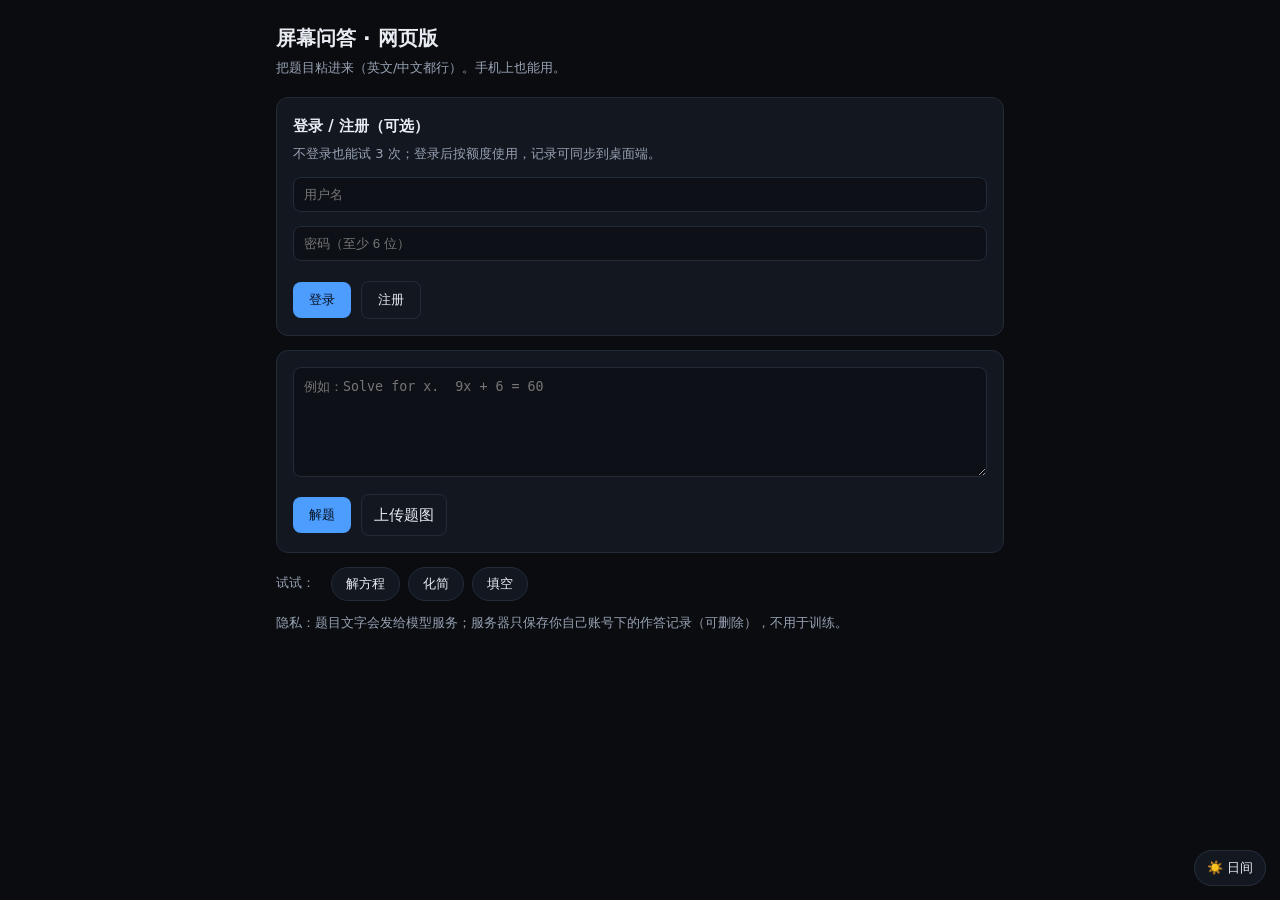
<file: server/_dom2.html>
<!DOCTYPE html>
<html lang="zh-CN" data-theme="dark"><head>
<meta charset="utf-8">
<meta name="viewport" content="width=device-width,initial-scale=1">
<link rel="manifest" href="/manifest.webmanifest">
<link rel="icon" href="/favicon.ico">
<link rel="apple-touch-icon" href="/apple-touch-icon.png">
<meta name="theme-color" content="#0d1117">
<meta name="apple-mobile-web-app-capable" content="yes">
<title>屏幕问答 · 网页版</title>
<style>
  :root{--bg:#0a0c10;--card:#131820;--line:#232b38;--tx:#e9ecf2;--dim:#98a2b3;--ac:#4d9dff;--ok:#3ddc84}
  *{box-sizing:border-box}
  body{margin:0;background:var(--bg);color:var(--tx);font:15px/1.6 "Microsoft YaHei",system-ui,sans-serif}
  .wrap{max-width:760px;margin:0 auto;padding:22px 16px 60px}
  h1{font-size:20px;margin:0 0 4px}
  .sub{color:var(--dim);font-size:13px;margin-bottom:18px}
  .chips{display:flex;flex-wrap:wrap;gap:8px;align-items:center;margin:0 0 12px}
  .chip{background:var(--card);border:1px solid var(--line);color:var(--fg);
        border-radius:999px;padding:7px 14px;font-size:13px;cursor:pointer}
  .chip:hover{border-color:var(--accent);color:var(--accent)}
  .hitem{padding:9px 0;border-top:1px solid var(--line);cursor:pointer}
  .hitem:first-child{border-top:0}
  .hitem b{font-weight:600;font-size:14px}
  .hitem .sub{margin:2px 0 0}
  .card{background:var(--card);border:1px solid var(--line);border-radius:12px;padding:16px;margin-bottom:14px}
  textarea{width:100%;min-height:110px;background:#0d1117;color:var(--tx);border:1px solid var(--line);
           border-radius:8px;padding:10px;font:14px/1.5 inherit;resize:vertical}
  input[type=text],input[type=password]{width:100%;background:#0d1117;color:var(--tx);border:1px solid var(--line);
           border-radius:8px;padding:9px 10px;font:14px inherit;margin:4px 0 10px}
  button{background:var(--ac);color:#06101f;border:0;border-radius:8px;padding:9px 16px;font:600 14px inherit;cursor:pointer}
  button.ghost{background:transparent;color:var(--tx);border:1px solid var(--line)}
  button:disabled{opacity:.5;cursor:not-allowed}
  .row{display:flex;gap:10px;align-items:center;flex-wrap:wrap;margin-top:10px}
  .ans{font-size:24px;font-weight:700;color:var(--ok);word-break:break-all}
  .fill{font-size:15px;color:#9fe8c1;margin-top:6px}
  pre{white-space:pre-wrap;word-break:break-word;color:var(--dim);font:13px/1.6 ui-monospace,Consolas,monospace;
      background:#0d1117;border:1px solid var(--line);border-radius:8px;padding:10px;max-height:320px;overflow:auto}
  .tag{display:inline-block;font-size:12px;color:var(--dim);border:1px solid var(--line);
       border-radius:20px;padding:1px 9px;margin-right:6px}
  .rowline{display:flex;gap:14px;flex-wrap:wrap;color:var(--dim);font-size:13px}
</style>
</head>
<body>
<div class="wrap">
  <h1>屏幕问答 · 网页版</h1>
  <div class="sub">把题目粘进来（英文/中文都行）。手机上也能用。</div>

  <div class="card" id="authCard">
    <div style="font-weight:600;margin-bottom:6px">登录 / 注册（可选）</div>
    <div class="sub" style="margin-bottom:8px">不登录也能试 3 次；登录后按额度使用，记录可同步到桌面端。</div>
    <input type="text" id="name" placeholder="用户名" autocomplete="username">
    <input type="password" id="pw" placeholder="密码（至少 6 位）" autocomplete="current-password">
    <div class="row">
      <button id="btnLogin">登录</button>
      <button class="ghost" id="btnReg">注册</button>
      <span id="authMsg" class="sub" style="margin:0"></span>
    </div>
  </div>

  <div class="card">
    <textarea id="q" placeholder="例如：Solve for x.  9x + 6 = 60"></textarea>
    <div class="row">
      <button id="btnAsk">解题</button>
      <label class="ghost" style="border:1px solid var(--line);border-radius:8px;padding:8px 12px;cursor:pointer">
        上传题图<input type="file" id="file" accept="image/*" style="display:none">
      </label>
      <span id="msg" class="sub" style="margin:0"></span>
    </div>
  </div>

  <div class="chips" id="samples">
    <span class="sub" style="margin:0 8px 0 0">试试：</span>
    <button class="chip" data-q="Solve for x.  9x + 6 = 60">解方程</button>
    <button class="chip" data-q="Simplify the expression: (x^2 - 9) / (x - 3)">化简</button>
    <button class="chip" data-q="In Python, the ___ character is used to create a comment.">填空</button>
  </div>

  <div class="card" id="statCard" style="display:none">
    <div style="display:flex;justify-content:space-between;align-items:baseline">
      <b>我的用量</b><span class="sub" id="statMsg" style="margin:0"></span>
    </div>
    <div class="sub" id="statSum" style="margin:6px 0 0"></div>
    <div id="statBars" style="display:flex;gap:3px;align-items:flex-end;height:64px;margin-top:10px"></div>
    <div class="sub" id="statAxis" style="display:flex;justify-content:space-between;margin-top:2px"></div>
  </div>
  <div class="card" id="outCard" style="display:none" data-patched="1">
    <div class="ans" id="ans"></div>
    <div class="fill" id="fill"></div>
    <div class="rowline" style="margin-top:8px"><span id="meta"></span><button class="mini">标错了</button><button class="mini">存为图片</button></div>
    <pre id="why"></pre>
  </div>

  <div class="card" id="histCard" style="display:none">
    <div style="display:flex;justify-content:space-between;align-items:baseline">
      <b>最近作答</b><span class="sub" id="histMsg" style="margin:0"></span>
    </div>
    <div id="histList" style="margin-top:8px"></div>
  </div>

  <div class="sub">隐私：题目文字会发给模型服务；服务器只保存你自己账号下的作答记录（可删除），不用于训练。</div>
</div>
<script>
const $ = (id) => document.getElementById(id);
bindSamples();
let token = localStorage.getItem("sqa_token") || "";
const H = () => token ? {"Authorization": "Bearer " + token} : {};

$("btnLogin").onclick = async () => {
  const r = await fetch("/api/login", {method:"POST", headers:{"Content-Type":"application/json"},
    body: JSON.stringify({name:$("name").value, password:$("pw").value})});
  const j = await r.json();
  if (j.token) { token = j.token; localStorage.setItem("sqa_token", token); loadStats(); loadHistory();
    $("authMsg").textContent = "已登录：" + j.user.name; }
  else $("authMsg").textContent = j.error || "登录失败";
};
$("btnReg").onclick = async () => {
  const r = await fetch("/api/register", {method:"POST", headers:{"Content-Type":"application/json"},
    body: JSON.stringify({name:$("name").value, password:$("pw").value})});
  const j = await r.json();
  if (j.token) { token = j.token; localStorage.setItem("sqa_token", token); loadStats(); loadHistory();
    $("authMsg").textContent = "注册成功：" + j.user.name; }
  else $("authMsg").textContent = j.error || "注册失败";
};

async function solveText(t){
  $("msg").textContent = "思考中…"; $("btnAsk").disabled = true;
  try{
    const r = await fetch("/api/solve", {method:"POST",
      headers: Object.assign({"Content-Type":"application/json"}, H()),
      body: JSON.stringify({text: t})});
    const j = await r.json();
    if (j.error) { $("msg").textContent = "出错：" + j.error; return; }
    $("outCard").style.display = "block";
    $("ans").textContent = j.answer || "";
    $("fill").textContent = j.fill ? ("填入答案：" + j.fill) : "";
    $("meta").innerHTML = `<span class="tag">${(j.usage&&j.usage.total_tokens)||0} tokens</span>` +
      `<span class="tag">¥${(j.cost||0).toFixed(4)}</span>`;
    $("why").textContent = j.reasoning || "";
    if (j.fill) { try { await navigator.clipboard.writeText(j.fill); $("msg").textContent = "已复制填入答案"; }
                  catch(e) { $("msg").textContent = ""; } }
  } finally { $("btnAsk").disabled = false; if ($("msg").textContent === "思考中…") $("msg").textContent = ""; }
}
$("btnAsk").onclick = () => { const t = $("q").value.trim();
  if (t.length < 4) { $("msg").textContent = "题目太短"; return; } solveText(t); };
$("file").onchange = async (e) => {
  const f = e.target.files[0]; if (!f) return;
  $("msg").textContent = "上传识别中…";
  // 手机拍照常见 3-8MB，先压到长边 1200 + JPEG 0.85，上传快 3 倍且识别更准
  const b64 = await (async () => {
    try {
      const img = await createImageBitmap(f);
      const max = 1200, scale = Math.min(1, max / Math.max(img.width, img.height));
      const cv = document.createElement("canvas");
      cv.width = Math.round(img.width * scale); cv.height = Math.round(img.height * scale);
      const cx = cv.getContext("2d");
      cx.imageSmoothingQuality = "high";
      cx.drawImage(img, 0, 0, cv.width, cv.height);
      return cv.toDataURL("image/jpeg", 0.85);
    } catch (err) {
      return await new Promise(res => { const fr = new FileReader();
        fr.onload = () => res(fr.result); fr.readAsDataURL(f); });
    }
  })();
  const r = await fetch("/api/solve_image", {method:"POST",
    headers: Object.assign({"Content-Type":"application/json"}, H()),
    body: JSON.stringify({image_b64: b64})});
  const j = await r.json();
  if (j.error) { $("msg").textContent = "识别失败：" + j.error; return; }
  $("q").value = j.text || ""; $("outCard").style.display = "block";
  $("ans").textContent = j.answer || ""; $("fill").textContent = j.fill ? ("填入答案：" + j.fill) : "";
  $("why").textContent = j.reasoning || ""; $("msg").textContent = "识别完成";
};
if ("serviceWorker" in navigator) {
  window.addEventListener("load", () => navigator.serviceWorker.register("/sw.js").catch(() => {}));
}

function bindSamples(){
  document.querySelectorAll("#samples .chip").forEach(b => {
    b.onclick = () => { $("q").value = b.dataset.q; $("q").focus(); };
  });
  $("q").addEventListener("keydown", e => {
    if ((e.ctrlKey || e.metaKey) && e.key === "Enter") { e.preventDefault(); if ($("q").value.trim()) solveText($("q").value.trim()); }
  });
}

async function loadHistory(){
  if (!token) return;
  const r = await fetch("/api/history?limit=10", {headers: H()});
  if (r.status === 401) return;
  const j = await r.json();
  const items = j.items || [];
  $("histCard").style.display = "block";
  $("histMsg").textContent = items.length ? (items.length + " 条") : "还没有记录";
  $("histList").innerHTML = items.map((it, i) => {
    const t = (it.text || "").replace(/</g, "&lt;").slice(0, 70);
    const a = (it.answer || "").replace(/</g, "&lt;").slice(0, 40);
    return `<div class="hitem" data-i="${i}"><b>${a || "(无答案)"}</b><div class="sub">${t}</div></div>`;
  }).join("");
  document.querySelectorAll("#histList .hitem").forEach(el => {
    el.onclick = () => { const it = items[Number(el.dataset.i)]; if (!it) return;
      $("q").value = it.text || ""; $("outCard").style.display = "block";
      $("ans").textContent = it.answer || ""; $("fill").textContent = it.fill ? ("填入答案：" + it.fill) : "";
      $("why").textContent = ""; $("meta").innerHTML = `<span class="tag">历史记录</span>`;
      $("q").scrollIntoView({behavior:"smooth", block:"center"}); };
  });
}

async function loadStats() {
  if (!token) return;
  const r = await fetch("/api/stats", {headers: H()});
  if (r.status === 401) { $("statMsg").textContent = "未登录"; return; }
  const j = await r.json();
  if (j.error) { $("statMsg").textContent = j.error; return; }
  const s = j.summary || {}, daily = j.daily || [];
  $("statCard").style.display = "block";
  $("statMsg").textContent = "";
  $("statSum").textContent = "今日 " + (s.today_n || 0) + " 题 · ¥" + Number(s.today_cost || 0).toFixed(4) +
    " ／ 累计 " + (s.total_n || 0) + " 题 · ¥" + Number(s.total_cost || 0).toFixed(4);
  const max = Math.max(0.0001, ...daily.map(d => d.cost));
  $("statBars").innerHTML = daily.map(d => {
    const hgt = Math.max(2, Math.round(60 * (d.cost / max)));
    const today = d.date === new Date().toISOString().slice(0, 10);
    return '<div title="' + d.date + ' · ¥' + d.cost.toFixed(4) + ' · ' + d.n + ' 题" style="flex:1;height:' +
      hgt + 'px;background:' + (today ? "#3ddc84" : "#4d9dff") + ';border-radius:2px;opacity:' +
      (today ? 1 : 0.65) + '"></div>';
  }).join("");
  $("statAxis").innerHTML = "<span>" + (daily[0] ? daily[0].date.slice(5) : "") + "</span><span>近 30 天花费</span><span>" +
    (daily.length ? daily[daily.length - 1].date.slice(5) : "") + "</span>";
}
if (token) loadStats(); loadHistory();
</script>
<style id="__webplus_css">
  :root[data-theme="light"]{--bg:#f6f8fb;--fg:#111827;--card:#ffffff;--line:#e3e9f2;--sub:#5b6472;--accent:#2563eb}
  #fabs{position:fixed;right:14px;bottom:14px;display:flex;flex-direction:column;gap:8px;z-index:9}
  #fabs button{width:auto;padding:8px 12px;border-radius:999px;background:var(--card);color:var(--fg);border:1px solid var(--line);font-size:13px;cursor:pointer}
  .mini{padding:5px 10px;font-size:12px;border-radius:999px;background:transparent;border:1px solid var(--line);color:var(--sub);cursor:pointer;margin-left:8px}
  .hitem .mini{margin-left:6px}
  #errCard{margin-top:12px}
</style>
<script id="__webplus">
(function(){
  // ① 主题切换
  var THEME_KEY = "sqa_theme";
  function applyTheme(t){ document.documentElement.setAttribute("data-theme", t);
    var b = document.getElementById("btnTheme"); if (b) b.textContent = (t === "light" ? "🌙 夜间" : "☀️ 日间"); }
  applyTheme(localStorage.getItem(THEME_KEY) || "dark");
  var fabs = document.createElement("div"); fabs.id = "fabs";
  var bt = document.createElement("button"); bt.id = "btnTheme"; bt.textContent = "☀️ 日间";
  bt.onclick = function(){ var t = (document.documentElement.getAttribute("data-theme")==="light") ? "dark" : "light";
    localStorage.setItem(THEME_KEY, t); applyTheme(t); };
  fabs.appendChild(bt); document.body.appendChild(fabs);

  function el(tag, cls, txt){ var e=document.createElement(tag); if(cls) e.className=cls; if(txt!=null) e.textContent=txt; return e; }
  function outCard(){ return document.getElementById("outCard"); }

  // ② 流式解题（覆盖原 solveText），并自动判断多题
  window.solveText = async function(t){
    var msg = document.getElementById("msg"), btn = document.getElementById("btnAsk");
    var multi = (t.match(/\n\s*\d{1,2}\s*[.)、]/g) || []).length >= 1;
    msg.textContent = multi ? "逐题作答中…" : "思考中…"; btn.disabled = true;
    try{
      if (multi){
        var r = await fetch("/api/solve", {method:"POST",
          headers: Object.assign({"Content-Type":"application/json"}, (window.H?H():{})),
          body: JSON.stringify({text:t, multi:true})});
        var j = await r.json();
        if (j.error){ msg.textContent = "出错：" + j.error; return; }
        var oc = outCard(); oc.style.display="block";
        document.getElementById("ans").textContent = "共 " + j.count + " 题";
        document.getElementById("fill").textContent = "";
        document.getElementById("meta").innerHTML = '<span class="tag">多题</span>';
        var list = document.getElementById("why");
        list.innerHTML = (j.items||[]).map(function(it,i){
          return "<div style='margin:10px 0;padding-top:8px;border-top:1px solid var(--line)'>" +
            "<b>"+(i+1)+". "+ (it.answer||"(无)") +"</b>" +
            (it.fill? "<div style='color:var(--accent)'>填入："+it.fill+"</div>":"") +
            "<div style='color:var(--sub);font-size:13px'>"+((it.text||"").slice(0,80))+"</div></div>";
        }).join("");
        msg.textContent = "完成";
        return;
      }
      var resp = await fetch("/api/solve", {method:"POST",
        headers: Object.assign({"Content-Type":"application/json"}, (window.H?H():{})),
        body: JSON.stringify({text:t, stream:true})});
      var oc2 = outCard(); oc2.style.display="block";
      var ansEl=document.getElementById("ans"), whyEl=document.getElementById("why"),
          fillEl=document.getElementById("fill"), metaEl=document.getElementById("meta");
      ansEl.textContent=""; fillEl.textContent=""; whyEl.textContent=""; metaEl.innerHTML="";
      var rd = resp.body.getReader(), dec = new TextDecoder(), buf="", full="";
      while(true){
        var step = await rd.read(); if (step.done) break;
        buf += dec.decode(step.value, {stream:true});
        var parts = buf.split("\n\n"); buf = parts.pop();
        for (var k=0;k<parts.length;k++){
          var line = parts[k].replace(/^data: /, "").trim(); if (!line) continue;
          var d; try{ d = JSON.parse(line); }catch(e){ continue; }
          if (d.delta){ full += d.delta; whyEl.textContent = full.slice(-1200); whyEl.scrollTop = whyEl.scrollHeight; }
          if (d.done){ ansEl.textContent = d.answer || ""; if (d.fill){ fillEl.textContent = "填入答案：" + d.fill;
              try{ await navigator.clipboard.writeText(d.fill); msg.textContent = "已复制填入答案"; }catch(e){} }
            metaEl.innerHTML = '<span class="tag">'+((d.usage&&d.usage.total_tokens)||0)+' tokens</span><span class="tag">¥'+Number(d.cost||0).toFixed(4)+'</span>'; }
          if (d.error){ msg.textContent = "出错：" + d.error; }
        }
      }
      if (!msg.textContent || msg.textContent === "思考中…") msg.textContent = "";
    }catch(e){ msg.textContent = "网络出错：" + e.message; }
    finally { btn.disabled = false; }
  };

  // ③ 结果卡加「标错了 / 卡片」
  function patchOutCard(){
    var oc = outCard(); if (!oc || oc.dataset.patched) return; oc.dataset.patched = "1";
    var row = oc.querySelector(".rowline") || oc;
    var bad = el("button","mini","标错了");
    bad.onclick = async function(){
      var text = document.getElementById("q").value.trim();
      var answer = document.getElementById("ans").textContent;
      var fill = (document.getElementById("fill").textContent||"").replace("填入答案：","");
      var r = await fetch("/api/error", {method:"POST", headers: Object.assign({"Content-Type":"application/json"}, (window.H?H():{})),
        body: JSON.stringify({text:text, answer:answer, fill:fill})});
      var j = await r.json(); document.getElementById("msg").textContent = j.saved ? "已记入错题本" : ("失败："+(j.error||""));
      loadErrors();
    };
    var card = el("button","mini","存为图片");
    card.onclick = function(){ makeCard(); };
    row.appendChild(bad); row.appendChild(card);
  }

  // ④ 错题本面板
  async function loadErrors(){
    if (!window.token && !localStorage.getItem("sqa_token")) return;
    var r = await fetch("/api/errors?limit=20", {headers: (window.H?H():{})});
    if (!r.ok) return; var j = await r.json(); var items = j.items||[];
    var host = document.getElementById("errList");
    if (!host){ var card = el("div","card"); card.id="errCard";
      card.innerHTML = '<div style="display:flex;justify-content:space-between"><b>错题本</b><span class="sub" id="errMsg" style="margin:0"></span></div><div id="errList" style="margin-top:8px"></div>';
      outCard().parentNode.insertBefore(card, outCard().nextSibling); host = document.getElementById("errList"); }
    document.getElementById("errMsg").textContent = items.length ? (items.length + " 条") : "空";
    host.innerHTML = items.map(function(it){
      return "<div class='hitem'><b>"+((it.answer||"").replace(/</g,"&lt;"))+"</b><div class='sub'>"+((it.text||"").replace(/</g,"&lt;").slice(0,70))+"</div></div>";
    }).join("");
  }

  // ⑤ 分享卡片（canvas，纯前端）
  function makeCard(){
    var w=900,h=1200, c=document.createElement("canvas"); c.width=w; c.height=h;
    var g=c.getContext("2d");
    g.fillStyle="#0f141b"; g.fillRect(0,0,w,h);
    g.fillStyle="#4d9dff"; g.fillRect(0,0,w,8);
    g.fillStyle="#e9eefb"; g.font="bold 34px system-ui,Segoe UI,Microsoft YaHei"; g.fillText("屏幕问答 · 作答卡片", 60, 100);
    var ans=(document.getElementById("ans").textContent||"").replace(/\n/g," ");
    var fill=(document.getElementById("fill").textContent||"").replace("填入答案：","");
    var q=(document.getElementById("q").value||"").replace(/\s+/g," ").slice(0,220);
    g.fillStyle="#8fa0bb"; g.font="20px system-ui,Segoe UI,Microsoft YaHei"; g.fillText("题目", 60, 170);
    g.fillStyle="#dbe4f3"; g.font="24px system-ui,Segoe UI,Microsoft YaHei";
    var lines=[]; var cur=""; for (var i=0;i<q.length;i++){ cur+=q[i]; if (g.measureText(cur).width>w-120){ lines.push(cur); cur=""; } } if (cur) lines.push(cur);
    lines.slice(0,6).forEach(function(L,i){ g.fillText(L, 60, 215+i*36); });
    g.fillStyle="#8fa0bb"; g.font="20px system-ui,Segoe UI,Microsoft YaHei"; g.fillText("答案", 60, 215+lines.length*36+40);
    g.fillStyle="#3ddc84"; g.font="bold 64px system-ui,Segoe UI,Microsoft YaHei"; g.fillText(ans.slice(0,26), 60, 215+lines.length*36+130);
    g.fillStyle="#e9eefb"; g.font="28px system-ui,Segoe UI,Microsoft YaHei"; g.fillText(fill?("填入："+fill):"", 60, 215+lines.length*36+200);
    g.fillStyle="#6b7a90"; g.font="18px system-ui,Segoe UI,Microsoft YaHei"; g.fillText("q.wuyolo.com · " + new Date().toLocaleString(), 60, h-50);
    c.toBlob(function(b){ var a=document.createElement("a"); a.href=URL.createObjectURL(b); a.download="sqa-card.png"; a.click(); });
  }

  // ⑥ 初始化
  document.addEventListener("DOMContentLoaded", function(){ patchOutCard(); loadErrors(); });
  setTimeout(function(){ patchOutCard(); loadErrors(); }, 1200);
  setInterval(function(){ patchOutCard(); }, 2000);
})();
</script><div id="fabs"><button id="btnTheme">☀️ 日间</button></div>


</body></html>
</file>
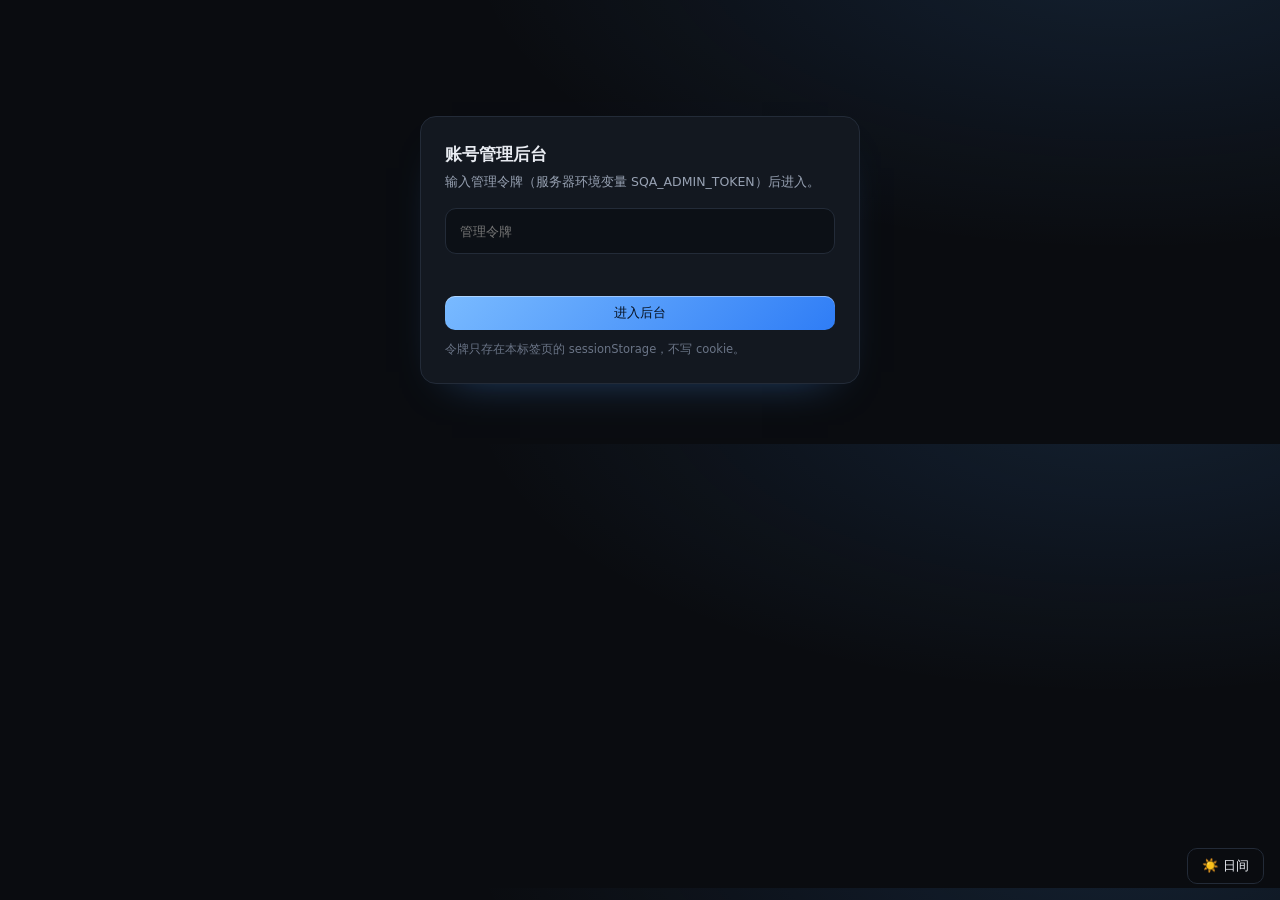
<file: server/static/admin.html>
<!DOCTYPE html>
<html lang="zh-CN" data-theme="dark">
<head>
<meta charset="utf-8" />
<meta name="viewport" content="width=device-width, initial-scale=1" />
<title>屏幕问答 · 账号管理</title>
<style>
  :root{--bg:#0a0c10;--card:#131820;--line:#232b38;--tx:#e9ecf2;--dim:#98a2b3;--muted:#6a7486;
        --ac:#4d9dff;--ok:#3ddc84;--warn:#f5a623;--red:#ff6b6b;--shadow:0 20px 44px -32px rgba(77,157,255,.55)}
  :root[data-theme="light"]{--bg:#f6f8fb;--card:#fff;--line:#e3e9f2;--tx:#111827;--dim:#5b6472;
        --muted:#7b8494;--ac:#2563eb;--ok:#12915a;--warn:#b26a00;--red:#d33;
        --shadow:0 18px 40px -30px rgba(37,99,235,.4)}
  *{box-sizing:border-box}
  body{margin:0;background:var(--bg);color:var(--tx);font:14.5px/1.6 "Microsoft YaHei UI","PingFang SC",system-ui,sans-serif;
       background-image:radial-gradient(1100px 520px at 88% -14%,rgba(77,157,255,.14),transparent 60%);}
  .wrap{max-width:1120px;margin:0 auto;padding:26px 18px 60px}
  h1{font-size:20px;margin:0}
  .sub{color:var(--dim);font-size:12.5px;margin:4px 0 0}
  .glass{background:var(--card);border:1px solid var(--line);border-radius:16px;box-shadow:var(--shadow)}
  .hidden{display:none!important}

  /* 顶部 */
  .top{display:flex;align-items:center;gap:12px;flex-wrap:wrap}
  .logo{width:42px;height:42px;border-radius:12px;display:grid;place-items:center;flex:0 0 auto;
        background:linear-gradient(145deg,#6fb4ff,#2f6fd0);box-shadow:0 0 0 1px rgba(142,195,255,.55),0 10px 22px -14px rgba(77,157,255,.85)}
  .top .sp{flex:1}
  .btn{appearance:none;border:1px solid var(--line);background:var(--card);color:var(--tx);border-radius:10px;
       padding:8px 14px;font:600 13px inherit;cursor:pointer;transition:border-color .16s,color .16s,transform .12s,filter .16s}
  .btn:hover{border-color:var(--ac);color:var(--ac)}
  .btn:active{transform:translateY(1px)}
  .btn.primary{border:0;color:#06101f;background:linear-gradient(135deg,#79baff,#2f7df6);
       box-shadow:0 12px 24px -18px rgba(77,157,255,.95),inset 0 1px 0 rgba(255,255,255,.4)}
  .btn.primary:hover{filter:brightness(1.06);color:#06101f}
  .btn.ghost{background:transparent}
  .btn.sm{padding:5px 10px;border-radius:8px;font-size:12px}
  .btn:disabled{opacity:.55;cursor:default}

  /* 登录门 */
  .gate{max-width:440px;margin:10vh auto 0;padding:24px}
  .gate h2{margin:0 0 4px;font-size:17px}
  .gate p{margin:0 0 16px;color:var(--dim);font-size:12.5px}
  .field{display:block;margin:0 0 12px}
  .field input{width:100%;height:46px;border-radius:11px;border:1px solid var(--line);background:rgba(8,11,16,.6);
       color:var(--tx);padding:0 14px;font:14px inherit;outline:none;transition:border-color .16s,box-shadow .16s}
  :root[data-theme="light"] .field input{background:#fff}
  .field input:focus{border-color:var(--ac);box-shadow:0 0 0 3px rgba(77,157,255,.17)}
  .msg{min-height:18px;font-size:12.5px;color:var(--dim);margin-top:2px}
  .msg.err{color:var(--red)}

  /* 统计卡 */
  .stats{display:grid;grid-template-columns:repeat(auto-fit,minmax(150px,1fr));gap:12px;margin:18px 0}
  .stat{padding:14px 16px;border-radius:14px;background:var(--card);border:1px solid var(--line);min-height:88px;box-sizing:border-box}
  .stat .k{font-size:12px;color:var(--dim)}
  .stat .v{font-size:22px;font-weight:800;letter-spacing:.3px;margin-top:4px;
       background:linear-gradient(120deg,var(--tx),var(--ac));-webkit-background-clip:text;background-clip:text;color:transparent}
  .stat .v small{font-size:12px;font-weight:600;color:var(--dim);-webkit-text-fill-color:var(--dim)}
  .stat .s{font-size:11.5px;color:var(--dim);margin-top:3px}

  /* 表格 */
  .panel{padding:16px;border-radius:16px}
  .toolbar{display:flex;gap:10px;align-items:center;flex-wrap:wrap;margin-bottom:12px}
  .search{position:relative;flex:1;min-width:200px}
  .search input{width:100%;height:38px;border-radius:10px;border:1px solid var(--line);background:rgba(8,11,16,.5);
       color:var(--tx);padding:0 12px 0 34px;font:13px inherit;outline:none}
  :root[data-theme="light"] .search input{background:#fff}
  .search input:focus{border-color:var(--ac)}
  .search svg{position:absolute;left:11px;top:50%;transform:translateY(-50%);opacity:.65}
  .tw{overflow-x:auto;border-radius:12px;border:1px solid var(--line)}
  table{width:100%;border-collapse:collapse;font-size:13px;min-width:820px}
  th,td{padding:9px 12px;text-align:left;white-space:nowrap}
  thead th{background:rgba(77,157,255,.07);color:var(--dim);font-weight:600;font-size:12px;position:sticky;top:0}
  tbody tr{border-top:1px solid var(--line)}
  tbody tr:hover{background:rgba(120,150,190,.06)}
  td.name{font-weight:700}
  .pill{display:inline-block;font-size:11.5px;padding:1px 8px;border-radius:999px;border:1px solid var(--line);color:var(--dim)}
  .pill.on{color:var(--ok);border-color:rgba(61,220,132,.4);background:rgba(61,220,132,.1)}
  .pill.off{color:var(--red);border-color:rgba(255,107,107,.42);background:rgba(255,107,107,.1)}
  .bar{width:96px;height:6px;border-radius:4px;background:rgba(120,150,190,.18);overflow:hidden;display:inline-block;vertical-align:middle;margin-right:6px}
  .bar i{display:block;height:100%;border-radius:4px;background:linear-gradient(90deg,#6fb4ff,#2f7df6)}
  .bar.hot i{background:linear-gradient(90deg,#ffb15c,#ff6b6b)}
  .q{font-variant-numeric:tabular-nums;color:var(--dim)}
  .ops{display:flex;gap:6px}
  .empty{padding:34px;text-align:center;color:var(--dim);font-size:13px}
  .foot{color:var(--muted);font-size:11.5px;margin-top:14px;display:flex;gap:10px;flex-wrap:wrap}
  .toast{position:fixed;left:50%;bottom:26px;transform:translate(-50%,20px);background:#0f1725;color:#e9ecf2;
       border:1px solid #2b3b52;box-shadow:0 16px 40px rgba(0,0,0,.45);padding:10px 16px;border-radius:10px;font-size:13px;
       opacity:0;pointer-events:none;transition:opacity .2s,transform .2s;z-index:30}
  :root[data-theme="light"] .toast{background:#fff;color:#111827;border-color:#dbe4f0}
  .toast.show{opacity:1;transform:translate(-50%,0)}
  .toast.err{border-color:rgba(255,107,107,.6)}

  /* 弹窗 */
  .modal-mask{position:fixed;inset:0;background:rgba(4,7,12,.62);backdrop-filter:blur(3px);display:grid;place-items:center;z-index:20}
  .modal{width:min(400px,92vw);padding:20px;border-radius:16px}
  .modal h3{margin:0 0 4px;font-size:16px}
  .modal p{margin:0 0 14px;color:var(--dim);font-size:12.5px}
  .modal .row{display:flex;gap:10px;justify-content:flex-end;margin-top:14px}
  .theme-btn{position:fixed;right:16px;bottom:16px;z-index:10}
</style>
</head>
<body>
<div class="wrap">

  <!-- 令牌门 -->
  <section id="gate" class="glass gate">
    <h2>账号管理后台</h2>
    <p>输入管理令牌（服务器环境变量 SQA_ADMIN_TOKEN）后进入。</p>
    <label class="field"><input id="gateToken" type="password" placeholder="管理令牌" autocomplete="off" /></label>
    <div id="gateMsg" class="msg"></div>
    <div style="margin-top:12px"><button id="gateBtn" class="btn primary" style="width:100%">进入后台</button></div>
    <div style="margin-top:10px;color:var(--muted);font-size:11.5px">令牌只存在本标签页的 sessionStorage，不写 cookie。</div>
  </section>

  <!-- 主界面 -->
  <div id="app" class="hidden">
    <div class="top">
      <div class="logo">
        <svg width="22" height="22" viewBox="0 0 24 24" fill="none" stroke="#fff" stroke-width="1.8" stroke-linecap="round">
          <rect x="3.5" y="4.5" width="17" height="12" rx="2.4"/><path d="M9 20h6"/><path d="M12 16.5V20"/>
        </svg>
      </div>
      <div>
        <h1>屏幕问答 · 账号管理</h1>
        <div class="sub" id="subline">管理注册账号、额度与停用状态</div>
      </div>
      <div class="sp"></div>
      <button id="btnRefresh" class="btn">刷新</button>
      <button id="btnCsv" class="btn">导出 CSV</button>
      <button id="btnTheme" class="btn ghost">☀️ 日间</button>
      <button id="btnExit" class="btn ghost">退出</button>
    </div>

    <div class="stats" id="stats"></div>

    <section class="glass panel">
      <div class="toolbar">
        <div class="search">
          <svg width="15" height="15" viewBox="0 0 24 24" fill="none" stroke="currentColor" stroke-width="2" stroke-linecap="round">
            <circle cx="11" cy="11" r="7"/><path d="M20 20l-3.2-3.2"/>
          </svg>
          <input id="q" placeholder="搜索用户名（回车查询）" autocomplete="off" />
        </div>
        <button id="btnSearch" class="btn">查询</button>
        <span class="q" id="countLine"></span>
      </div>
      <div class="tw">
        <table>
          <thead><tr>
            <th>用户名</th><th>状态</th><th>今日用量</th><th>额度/天</th><th>累计 tokens</th>
            <th>记录</th><th>最近使用</th><th>注册时间</th><th>操作</th>
          </tr></thead>
          <tbody id="rows"><tr><td colspan="9" class="empty">加载中…</td></tr></tbody>
        </table>
      </div>
      <div class="foot">
        <span id="footInfo"></span>
        <span>·</span>
        <span>数据库：服务器 SQLite（data/sqa.db）</span>
      </div>
    </section>
  </div>

  <div id="toast" class="toast"></div>
  <button id="btnThemeFab" class="btn theme-btn ghost">☀️ 日间</button>
</div>

<div id="modalMask" class="modal-mask hidden"><div class="modal glass" id="modalBox"></div></div>

<script>
(function(){
  "use strict";
  var TOKEN_KEY = "sqa_admin_token";
  var token = sessionStorage.getItem(TOKEN_KEY) || "";
  var rowsCache = [];
  var $ = function(id){ return document.getElementById(id); };

  // ---------- 主题 ----------
  var THEME_KEY = "sqa_theme";
  function applyTheme(t){
    document.documentElement.setAttribute("data-theme", t);
    var label = t === "light" ? "🌙 夜间" : "☀️ 日间";
    $("btnTheme").textContent = label;
    $("btnThemeFab").textContent = label;
  }
  function toggleTheme(){
    var next = document.documentElement.getAttribute("data-theme") === "light" ? "dark" : "light";
    localStorage.setItem(THEME_KEY, next);
    applyTheme(next);
  }
  applyTheme(localStorage.getItem(THEME_KEY) || "dark");
  $("btnTheme").onclick = toggleTheme;
  $("btnThemeFab").onclick = toggleTheme;

  // ---------- 请求 ----------
  function api(path, opts){
    opts = opts || {};
    return fetch(path, {
      method: opts.body ? "POST" : "GET",
      headers: {"X-Admin-Token": token, "Content-Type": "application/json"},
      body: opts.body ? JSON.stringify(opts.body) : undefined,
      cache: "no-store"
    }).then(function(r){
      return r.json().catch(function(){ return {}; }).then(function(j){
        if (!r.ok) { var e = new Error(j.error || ("HTTP " + r.status)); e.status = r.status; throw e; }
        return j;
      });
    });
  }

  function toast(msg, isErr){
    var t = $("toast");
    t.textContent = msg;
    t.className = "toast show" + (isErr ? " err" : "");
    clearTimeout(toast._t);
    toast._t = setTimeout(function(){ t.className = "toast"; }, 2200);
  }

  function fmtTime(ts){
    if (!ts) return "—";
    var d = new Date(ts * 1000);
    var p = function(n){ return n < 10 ? "0" + n : "" + n; };
    return d.getFullYear() + "-" + p(d.getMonth()+1) + "-" + p(d.getDate()) + " " + p(d.getHours()) + ":" + p(d.getMinutes());
  }
  function fmtNum(n){
    n = Number(n || 0);
    if (n >= 1e6) return (n/1e6).toFixed(1) + "M";
    if (n >= 1e3) return (n/1e3).toFixed(1) + "k";
    return String(n);
  }

  // ---------- 渲染 ----------
  function renderStats(o){
    var cells = [
      ["账号总数", o.users, o.disabled ? ("停用 " + o.disabled) : ""],
      ["今日新增", o.new_today, "近 7 天活跃 " + o.active_7d],
      ["有效令牌", fmtNum(o.tokens), "记录 " + fmtNum(o.records)],
      ["今日 tokens", fmtNum(o.today.tokens), "花费 ¥" + Number(o.today.cost || 0).toFixed(4)],
      ["累计 tokens", fmtNum(o.total.tokens), "花费 ¥" + Number(o.total.cost || 0).toFixed(4)],
      ["今日请求", fmtNum(o.today.n), "累计 " + fmtNum(o.total.n)]
    ];
    $("stats").innerHTML = cells.map(function(c){
      return '<div class="stat"><div class="k">' + c[0] + '</div><div class="v">' + c[1] + '</div>' +
             (c[2] ? '<div class="s">' + c[2] + '</div>' : '') + '</div>';
    }).join("");
  }

  function renderRows(data){
    rowsCache = data.items || [];
    $("countLine").textContent = "共 " + data.total + " 个账号";
    if (!rowsCache.length) {
      $("rows").innerHTML = '<tr><td colspan="9" class="empty">没有匹配的账号</td></tr>';
      return;
    }
    $("rows").innerHTML = rowsCache.map(function(u, i){
      var quota = Math.max(0, Number(u.quota_day) || 0);
      var used = Math.max(0, Number(u.used_today) || 0);
      var pct = quota > 0 ? Math.min(100, Math.round(used / quota * 100)) : (used > 0 ? 100 : 0);
      var hot = pct >= 85 ? " hot" : "";
      var on = u.status !== "disabled";
      return "<tr>" +
        '<td class="name">' + esc(u.name) + "</td>" +
        '<td><span class="pill ' + (on ? "on" : "off") + '">' + (on ? "正常" : "已停用") + "</span></td>" +
        '<td><span class="bar' + hot + '"><i style="width:' + pct + '%"></i></span>' +
          '<span class="q">' + fmtNum(used) + " / " + fmtNum(quota) + "</span></td>" +
        '<td class="q">' + fmtNum(quota) + "</td>" +
        '<td class="q">' + fmtNum(u.tokens_total) + "</td>" +
        '<td class="q">' + fmtNum(u.records) + "</td>" +
        '<td class="q">' + fmtTime(u.last_used) + "</td>" +
        '<td class="q">' + fmtTime(u.created_at) + "</td>" +
        '<td><div class="ops">' +
          '<button class="btn sm" data-act="quota" data-i="' + i + '">改额度</button>' +
          '<button class="btn sm" data-act="toggle" data-i="' + i + '">' + (on ? "停用" : "启用") + "</button>" +
          '<button class="btn sm" data-act="revoke" data-i="' + i + '">踢下线</button>' +
        "</div></td></tr>";
    }).join("");
  }

  function esc(s){
    return String(s == null ? "" : s).replace(/[&<>"']/g, function(c){
      return {"&":"&amp;","<":"&lt;",">":"&gt;",'"':"&quot;","'":"&#39;"}[c];
    });
  }

  // ---------- 数据加载 ----------
  function loadAll(){
    var q = $("q").value.trim();
    return Promise.all([
      api("/api/admin/overview"),
      api("/api/admin/users?limit=200&q=" + encodeURIComponent(q))
    ]).then(function(res){
      renderStats(res[0].overview);
      renderRows(res[1]);
      $("gate").classList.add("hidden");
      $("app").classList.remove("hidden");
      $("subline").textContent = "已连接 · " + (res[0].overview.users) + " 个账号";
    });
  }

  // ---------- 操作 ----------
  function setQuota(u){
    openModal({
      title: "修改每日额度",
      desc: "账号「" + u.name + "」当前额度 " + fmtNum(u.quota_day) + " tokens/天。填 0 表示禁止使用。",
      value: String(u.quota_day),
      okText: "保存",
      onOk: function(v){
        var n = parseInt(v, 10);
        if (!(n >= 0 && n <= 10000000)) { toast("额度需在 0 ~ 10000000 之间", true); return false; }
        return api("/api/admin/quota", {body: {name: u.name, quota_day: n}}).then(function(){
          toast("已更新额度"); closeModal(); return loadAll();
        });
      }
    });
  }

  function toggleStatus(u){
    var on = u.status !== "disabled";
    var ask = on ? "停用后该账号立即无法登录、已登录的令牌也会失效，确定停用？" : "确定恢复这个账号？";
    openModal({
      title: on ? "停用账号" : "恢复账号",
      desc: "账号「" + u.name + "」" + ask,
      okText: on ? "停用" : "恢复",
      danger: on,
      onOk: function(){
        return api("/api/admin/status", {body: {name: u.name, status: on ? "disabled" : "active"}}).then(function(){
          toast(on ? "已停用" : "已恢复"); closeModal(); return loadAll();
        });
      }
    });
  }

  function revoke(u){
    openModal({
      title: "踢下线",
      desc: "让账号「" + u.name + "」在所有设备上的登录状态立即失效（余额/记录不受影响）。",
      okText: "全部下线",
      onOk: function(){
        return api("/api/admin/revoke", {body: {name: u.name}}).then(function(){
          toast("已踢下线"); closeModal(); return loadAll();
        });
      }
    });
  }

  // ---------- 弹窗 ----------
  function openModal(cfg){
    var box = $("modalBox");
    box.innerHTML = "<h3>" + esc(cfg.title) + "</h3><p>" + esc(cfg.desc) + "</p>" +
      (cfg.value !== undefined ? '<label class="field"><input id="modalInput" value="' + esc(cfg.value) + '" /></label>' : "") +
      '<div class="row"><button class="btn" id="modalCancel">取消</button>' +
      '<button class="btn ' + (cfg.danger ? "" : "primary") + '" id="modalOk">' + esc(cfg.okText || "确定") + "</button></div>";
    $("modalMask").classList.remove("hidden");
    var ok = $("modalOk");
    var busy = false;
    ok.onclick = function(){
      if (busy) return;
      var v = cfg.value !== undefined ? ($("modalInput").value || "") : undefined;
      busy = true;
      Promise.resolve(cfg.onOk(v)).catch(function(e){ toast(e.message || "操作失败", true); busy = false; });
    };
    $("modalCancel").onclick = closeModal;
    $("modalMask").onclick = function(e){ if (e.target === $("modalMask")) closeModal(); };
    var inp = $("modalInput");
    if (inp) { inp.focus(); inp.select(); inp.onkeydown = function(e){ if (e.key === "Enter") ok.click(); }; }
  }
  function closeModal(){ $("modalMask").classList.add("hidden"); }

  // ---------- 登录门 ----------
  function enter(){
    var tk = $("gateToken").value.trim() || token;
    if (!tk) { $("gateMsg").textContent = "请先填管理令牌"; $("gateMsg").className = "msg err"; return; }
    token = tk;
    $("gateBtn").disabled = true;
    $("gateMsg").textContent = "验证中…";
    $("gateMsg").className = "msg";
    api("/api/admin/overview").then(function(){
      sessionStorage.setItem(TOKEN_KEY, token);
      return loadAll();
    }).catch(function(e){
      $("gateMsg").textContent = e.status === 403 ? "令牌不对（或服务器未设置 SQA_ADMIN_TOKEN）" : ("连接失败：" + e.message);
      $("gateMsg").className = "msg err";
    }).finally(function(){ $("gateBtn").disabled = false; });
  }

  // ---------- 事件 ----------
  $("gateBtn").onclick = enter;
  $("gateToken").onkeydown = function(e){ if (e.key === "Enter") enter(); };
  $("btnRefresh").onclick = function(){ loadAll().then(function(){ toast("已刷新"); }).catch(function(e){ toast(e.message, true); }); };
  $("btnSearch").onclick = function(){ loadAll().catch(function(e){ toast(e.message, true); }); };
  $("q").onkeydown = function(e){ if (e.key === "Enter") $("btnSearch").click(); };
  $("btnCsv").onclick = function(){
    var url = "/api/admin/export.csv?token=" + encodeURIComponent(token);
    var a = document.createElement("a");
    a.href = url; a.download = "sqa-users.csv";
    document.body.appendChild(a); a.click(); a.remove();
  };
  $("btnExit").onclick = function(){
    sessionStorage.removeItem(TOKEN_KEY); token = "";
    $("app").classList.add("hidden"); $("gate").classList.remove("hidden"); $("gateToken").value = "";
  };
  $("rows").onclick = function(e){
    var b = e.target.closest("button[data-act]");
    if (!b) return;
    var u = rowsCache[parseInt(b.getAttribute("data-i"), 10)];
    if (!u) return;
    var act = b.getAttribute("data-act");
    if (act === "quota") setQuota(u);
    else if (act === "toggle") toggleStatus(u);
    else if (act === "revoke") revoke(u);
  };

  // 从 ?token= 直接进入（方便收藏/脚本）
  var qs = new URLSearchParams(location.search);
  if (qs.get("token")) {
    $("gateToken").value = qs.get("token");
    enter();
  } else if (token) {
    enter();
  }
})();
</script>
</body>
</html>
</file>
<file: ui/app.css>
:root{
  --bg:#f2f5fa; --card:#ffffff; --card2:#f7f9fd; --line:#e3e9f2;
  --text:#111827; --dim:#4b5563; --muted:#8b95a7;
  --accent:#3b82f6; --accent-weak:#e6efff; --green:#16a34a; --green-weak:#e3f8ec;
  --amber:#b45309; --amber-weak:#fdf3e3; --red:#dc2626; --red-weak:#fdeaea;
  --shadow:0 6px 20px rgba(17,24,39,.06), 0 1px 2px rgba(17,24,39,.04);
  --radius:18px; --font:13px/1.55 "Microsoft YaHei UI","Segoe UI",system-ui,sans-serif;
}
body.theme-dark{
  --bg:#0d1117; --card:#161b22; --card2:#1b222c; --line:#2a3341;
  --text:#e9eef7; --dim:#b9c4d4; --muted:#8b98ab;
  --accent:#4d9dff; --accent-weak:#16233a; --green:#3ddc84; --green-weak:#10301e;
  --amber:#ffc857; --amber-weak:#3a2f16; --red:#ff6b6b; --red-weak:#331a1d;
  --shadow:0 8px 24px rgba(0,0,0,.35);
}
body.accent-sakura{ --accent:#ec4899; --accent-weak:#fde7f3; }
body.accent-mint{ --accent:#10b981; --accent-weak:#e2f8f0; }
body.accent-amber{ --accent:#d97706; --accent-weak:#fdf3e3; }
body.theme-dark.accent-sakura{ --accent:#ff7ab6; --accent-weak:#3a1626; }
body.theme-dark.accent-mint{ --accent:#35d6a4; --accent-weak:#0f2f28; }
body.theme-dark.accent-amber{ --accent:#ffc857; --accent-weak:#3a2f16; }

*{box-sizing:border-box}
html,body{margin:0;height:100%;overflow:hidden;background:var(--bg);color:var(--text);font:var(--font)}
button,select,input,textarea{font:inherit;color:inherit}
.app{display:flex;flex-direction:column;height:100%}

/* 顶栏 */
.topbar{display:flex;align-items:center;justify-content:space-between;
  padding:10px 12px 8px;background:var(--card);border-bottom:1px solid var(--line)}
.brand{display:flex;align-items:center;gap:9px}
.mark{width:26px;height:26px;border-radius:9px;background:var(--accent);
  display:grid;place-items:center;box-shadow:0 4px 12px rgba(59,130,246,.35)}
.mark i{width:9px;height:9px;border-radius:3px;background:#fff;display:block}
.brand-text{display:flex;flex-direction:column;line-height:1.15}
.brand-text b{font-size:14px;letter-spacing:.2px}
.brand-text small{color:var(--muted);font-size:9px}
.top-actions{display:flex;gap:6px}
.icon-btn{width:28px;height:28px;border:0;border-radius:9px;background:transparent;
  color:var(--muted);cursor:pointer}
.icon-btn:hover{background:var(--card2);color:var(--text)}

/* 滚动区 */
.scroll{flex:1;overflow-y:auto;padding:12px;display:flex;flex-direction:column;gap:10px}
.scroll::-webkit-scrollbar{width:8px}
.scroll::-webkit-scrollbar-thumb{background:var(--line);border-radius:8px}

.card{background:var(--card);border-radius:var(--radius);box-shadow:var(--shadow);padding:14px}

/* 答案卡 */
.answer-card{position:relative;padding:16px 16px 12px}
.answer-card::before{content:"";position:absolute;left:0;top:16px;bottom:16px;width:3px;
  border-radius:3px;background:var(--accent)}
.answer-row{display:flex;align-items:baseline;gap:10px;flex-wrap:wrap}
.answer{font-size:26px;font-weight:800;letter-spacing:.5px;line-height:1.2}
.chip{font-size:11px;padding:3px 8px;border-radius:999px;background:var(--green-weak);color:var(--green)}
.chip.mid{background:var(--amber-weak);color:var(--amber)}
.chip.low{background:var(--red-weak);color:var(--red)}
.bar{height:4px;border-radius:4px;background:var(--line);margin:12px 0 8px;overflow:hidden}
.bar>span{display:block;height:100%;width:0;background:var(--green);border-radius:4px;transition:width .35s}
.meta{color:var(--muted);font-size:11px}

/* 选项行 */
.opts{display:flex;align-items:center;gap:8px;flex-wrap:wrap;padding:0 2px}
.field{display:flex;align-items:center;gap:6px;background:var(--card);border-radius:12px;
  padding:6px 10px;box-shadow:var(--shadow)}
.field>span{color:var(--muted);font-size:11px}
.field select{border:0;background:transparent;font-size:12px;padding:2px 0;max-width:128px}
.field.narrow select{width:44px}
.check{display:flex;align-items:center;gap:5px;color:var(--dim);font-size:11px}

/* 页签 */
.tabs{display:flex;gap:6px;padding:0 2px}
.tab{border:0;background:var(--card);color:var(--muted);padding:7px 14px;border-radius:11px;
  cursor:pointer;box-shadow:var(--shadow);font-size:12px}
.tab.active{background:var(--accent-weak);color:var(--accent);font-weight:700}

/* 按钮 */
.actions .row{display:flex;align-items:center;gap:8px;flex-wrap:wrap}
.actions .row+.row{margin-top:9px}
.btn{border:0;border-radius:12px;background:var(--card2);color:var(--dim);
  padding:9px 14px;cursor:pointer;font-size:12px;transition:.15s}
.btn:hover{filter:brightness(.97);transform:translateY(-1px)}
.btn:active{transform:translateY(0)}
.btn.primary{background:var(--accent);color:#fff;font-weight:700;box-shadow:0 6px 16px rgba(59,130,246,.28)}
.btn.green{background:var(--green);color:#fff;font-weight:700}
.btn.small{padding:7px 11px;font-size:11px}
.btn.tiny{padding:4px 9px;font-size:10px;border-radius:9px}
.btn.right{margin-left:auto}
.btn:disabled{opacity:.45;cursor:not-allowed;transform:none}
.hint{color:var(--muted);font-size:11px}
.hint b{color:var(--dim);font-weight:600}

/* 题面卡 */
.q-head{display:flex;align-items:center;gap:7px;color:var(--dim);font-size:12px;margin-bottom:8px}
.dot{width:6px;height:6px;border-radius:2px;background:var(--accent)}
.dot.blue{background:var(--accent)}
.q-head .right{margin-left:auto}
#qText{width:100%;border:0;border-radius:12px;background:var(--card2);padding:10px;
  resize:vertical;line-height:1.5;font-size:12.5px;outline:none}
.trans{margin-top:8px;color:var(--accent);font-size:12px;line-height:1.5}

/* 详情 */
.detail{padding:14px 14px 10px;flex:1;display:flex;flex-direction:column;min-height:180px}
.detail-head{display:flex;align-items:center;gap:7px;color:var(--dim);font-size:12px;margin-bottom:6px}
.badges{margin-left:auto;display:flex;gap:6px;flex-wrap:wrap}
.badge{font-size:10px;padding:2px 7px;border-radius:999px;background:var(--card2);color:var(--muted)}
.badge.ok{background:var(--green-weak);color:var(--green)}
.badge.warn{background:var(--amber-weak);color:var(--amber)}
.badge.err{background:var(--red-weak);color:var(--red)}
.detail-body{margin:0;white-space:pre-wrap;word-break:break-word;font-size:12.5px;
  line-height:1.62;color:var(--text);flex:1;overflow:auto;padding-right:2px}
.tiny{color:var(--muted);font-size:10.5px;margin:8px 0 0}

/* 状态栏 */
.statusbar{display:flex;align-items:center;justify-content:space-between;gap:10px;
  padding:7px 14px;background:var(--card2);border-top:1px solid var(--line);
  color:var(--muted);font-size:11px}
#status{overflow:hidden;text-overflow:ellipsis;white-space:nowrap}
#meta2{white-space:nowrap}

/* 抽屉 */
.drawer-mask{position:fixed;inset:0;background:rgba(17,24,39,.28);backdrop-filter:blur(2px);z-index:20}
.drawer{position:fixed;top:0;right:0;bottom:0;width:340px;background:var(--card);z-index:21;
  display:flex;flex-direction:column;box-shadow:-12px 0 32px rgba(17,24,39,.14);
  border-left:1px solid var(--line);animation:slide .18s ease-out}
@keyframes slide{from{transform:translateX(16px);opacity:.6}to{transform:none;opacity:1}}
.drawer-head{display:flex;align-items:center;justify-content:space-between;padding:12px 14px;
  border-bottom:1px solid var(--line)}
.drawer-body{flex:1;overflow:auto;padding:14px;display:flex;flex-direction:column;gap:10px}
.fld{display:flex;flex-direction:column;gap:5px;font-size:11px;color:var(--muted)}
.fld input,.fld select{border:1px solid var(--line);border-radius:10px;background:var(--card2);
  padding:8px 10px;font-size:12px;outline:none}
.fld input:focus,.fld select:focus{border-color:var(--accent);background:var(--card)}
.grid2{display:grid;grid-template-columns:1fr 1fr;gap:10px}
.chk{display:flex;align-items:center;gap:7px;font-size:12px;color:var(--dim)}
.drawer-actions{display:flex;justify-content:flex-end;gap:8px;margin-top:6px}

/* 提示 */
.toast{position:fixed;left:50%;bottom:52px;transform:translateX(-50%);
  background:rgba(17,24,39,.92);color:#fff;padding:8px 14px;border-radius:12px;font-size:12px;z-index:30}
[hidden]{display:none!important}

/* 通用弹层 */
.modal-mask{position:fixed;inset:0;background:rgba(17,24,39,.32);backdrop-filter:blur(2px);z-index:40}
.modal{position:fixed;left:50%;top:50%;transform:translate(-50%,-50%);width:min(460px,92vw);
  max-height:78vh;display:flex;flex-direction:column;background:var(--card);border-radius:18px;
  box-shadow:0 24px 60px rgba(17,24,39,.24);z-index:41;overflow:hidden}
.modal-head{display:flex;align-items:center;justify-content:space-between;padding:12px 14px;
  border-bottom:1px solid var(--line);font-size:13px}
.modal-body{padding:14px;overflow:auto;font-size:12.5px;line-height:1.6}
.modal-body img{max-width:100%;border-radius:12px;border:1px solid var(--line)}
.modal-body pre{margin:0;white-space:pre-wrap;word-break:break-word;font:inherit}
.modal-foot{display:flex;gap:8px;justify-content:flex-end;align-items:center;
  padding:12px 14px;border-top:1px solid var(--line)}
.modal-foot input{flex:1;border:1px solid var(--line);border-radius:10px;padding:8px 10px;
  background:var(--card2);outline:none}
.list{display:flex;flex-direction:column;gap:6px}
.list .it{display:flex;justify-content:space-between;gap:10px;padding:8px 10px;border-radius:10px;
  background:var(--card2);font-size:12px}
.list .it small{color:var(--muted)}
.grid-img{display:grid;grid-template-columns:1fr 1fr;gap:8px}
.kv{display:flex;justify-content:space-between;padding:4px 0;color:var(--dim)}
.kv b{color:var(--text)}

/* 页内框选 */
#selWrap{position:fixed;inset:0;z-index:60;background:#0b0f15;cursor:crosshair}
#selWrap img{position:absolute;left:0;top:0;width:100%;height:100%;object-fit:contain;user-select:none;-webkit-user-drag:none}
#selBox{position:absolute;border:2px solid #3b82f6;background:rgba(59,130,246,.14);box-shadow:0 0 0 9999px rgba(0,0,0,.35)}
#selTip{position:absolute;left:50%;top:14px;transform:translateX(-50%);padding:6px 12px;border-radius:999px;
  background:rgba(17,24,39,.78);color:#fff;font-size:12px;letter-spacing:.2px}
</file>
